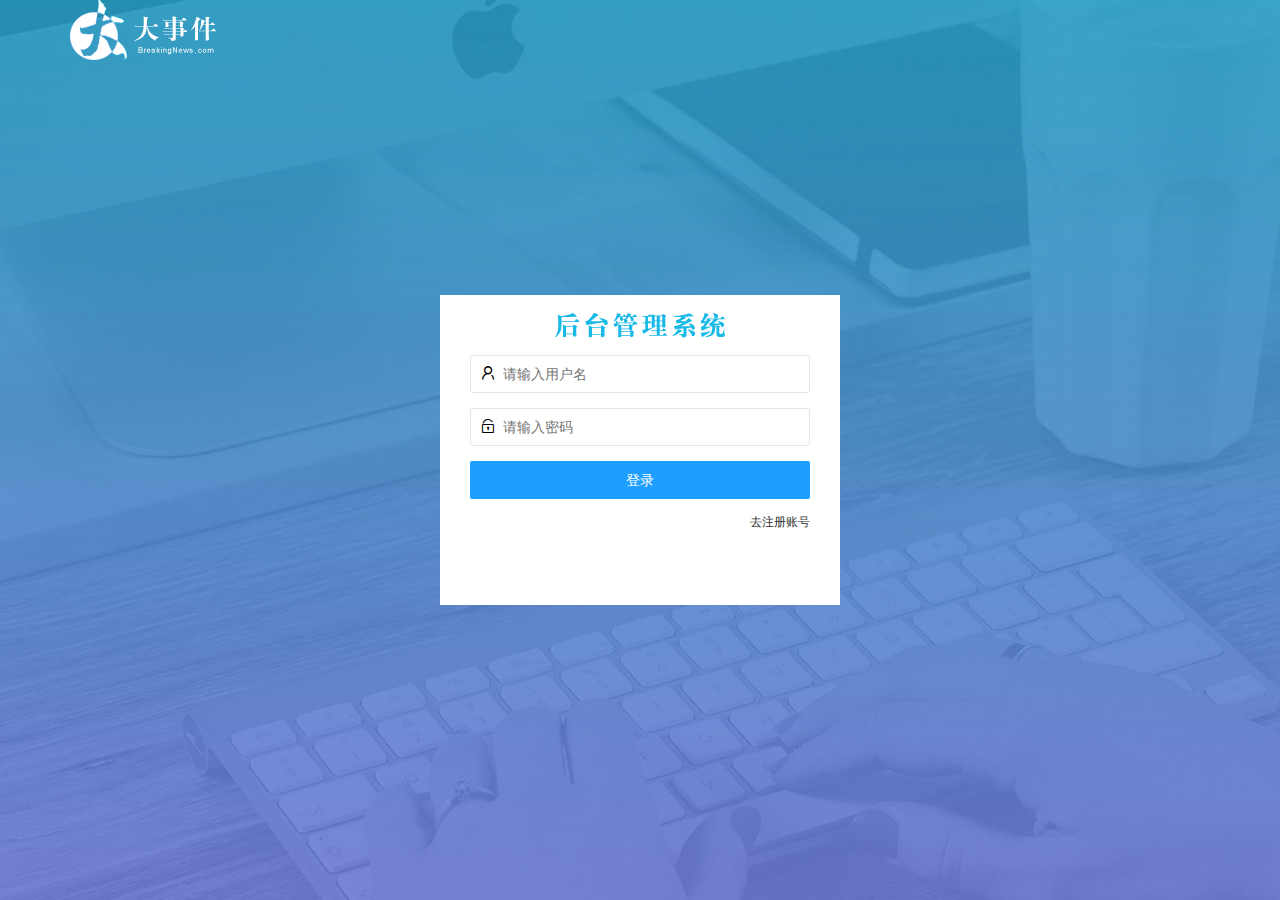
<file: login.html>
<!DOCTYPE html>
<html lang="en">

<head>
    <meta charset="UTF-8">
    <meta name="viewport" content="width=device-width, initial-scale=1.0">
    <title>大事件-登录/注册</title>
    <link rel="stylesheet" href="/assets/lib/layui/css/layui.css">
    <link rel="stylesheet" href="/assets/css/login.css" />
</head>

<body>
    <!-- logo区域 -->
    <div class="layui-main">
        <img src="/assets/images/logo.png" alt="" />
    </div>
    <!-- 登录注册区域 -->
    <div class="loginAndRegister">
        <div class="title-login"></div>
        <!-- 登录的div -->
        <div class="login-box">
            <!-- 登录的表单 -->
            <form class="layui-form" id="form_login">
                <!-- 用户名 -->
                <div class="layui-form-item">
                    <i class="layui-icon layui-icon-username"></i>
                    <input type="text" name="username" required lay-verify="required" placeholder="请输入用户名" autocomplete="off" class="layui-input">
                </div>
                <!-- 密码 -->
                <div class="layui-form-item">
                    <i class="layui-icon layui-icon-password"></i>
                    <input type="password" name="password" required lay-verify="required|pwd" placeholder="请输入密码" autocomplete="off" class="layui-input">
                </div>
                <!-- 登录按钮 -->
                <div class="layui-form-item">
                    <button class="layui-btn layui-btn-fluid layui-btn-normal" lay-submit lay-filter="formDemo">登录</button>
                </div>
                <!-- 去注册账号 -->
                <div class="layui-form-item links">
                    <a href="javascript:;" id="link_reg">去注册账号</a>
                </div>
            </form>
        </div>
        <!-- 注册的div -->
        <div class="reg-box">
            <!-- 注册的表单 -->
            <form class="layui-form" id="form_reg">
                <!-- 用户名 -->
                <div class="layui-form-item">
                    <i class="layui-icon layui-icon-username"></i>
                    <input type="text" name="username" required lay-verify="required" placeholder="请输入用户名" autocomplete="off" class="layui-input">
                </div>
                <!-- 密码 -->
                <div class="layui-form-item">
                    <i class="layui-icon layui-icon-password"></i>
                    <input type="password" name="password" required lay-verify="required|    pwd" placeholder="请输入密码" autocomplete="off" class="layui-input">
                </div>
                <!-- 密码确认 -->
                <div class="layui-form-item">
                    <i class="layui-icon layui-icon-password"></i>
                    <input type="password" name="repassword" required lay-verify="required|pwd |repwd" placeholder="再次确认密码" autocomplete="off" class="layui-input">
                </div>
                <!-- 登录按钮 -->
                <div class="layui-form-item">
                    <button class="layui-btn layui-btn-fluid layui-btn-normal" lay-submit lay-filter="formDemo">注册</button>
                </div>
                <!-- 去注册账号 -->
                <div class="layui-form-item links">
                    <a href="javascript:;" id="link_login">去登录</a>
                </div>
            </form>
        </div>
    </div>
    <script src="/assets/lib/layui/layui.all.js"></script>
    <script src="/assets/lib/jquery.js"></script>
    <script src="/assets/js/baseAPI.js"></script>
    <script src="/assets/js/login.js"></script>
</body>

</html>
</file>
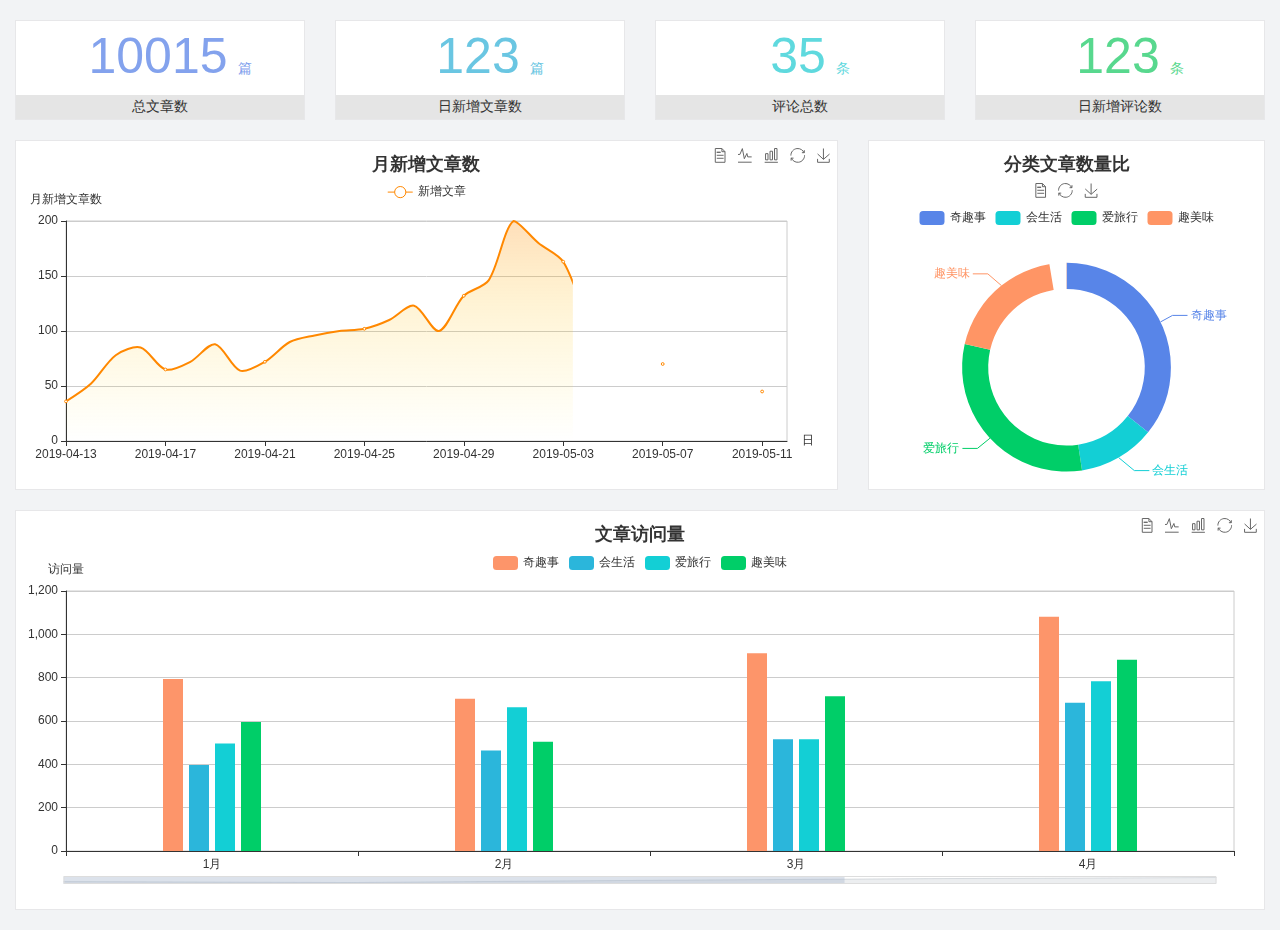
<file: home/dashboard.html>
<!DOCTYPE html>
<html lang="en">

<head>
  <meta charset="UTF-8">
  <meta name="viewport" content="width=device-width, initial-scale=1.0">
  <meta http-equiv="X-UA-Compatible" content="ie=edge">
  <title>图表统计</title>
  <link rel="stylesheet" href="../../assets/lib/bootstrap.css" />
  <link rel="stylesheet" href="../../assets/lib/main.css" />
  <script src="../../assets/lib/jquery.js"></script>
  <script type="text/javascript" src="../../assets/lib/echarts.min.js"></script>
</head>

<body>
  <div class="container-fluid">
    <div class="row spannel_list">
      <div class="col-sm-3 col-xs-6">
        <div class="spannel">
          <em>10015</em><span>篇</span>
          <b>总文章数</b>
        </div>
      </div>
      <div class="col-sm-3 col-xs-6">
        <div class="spannel scolor01">
          <em>123</em><span>篇</span>
          <b>日新增文章数</b>
        </div>
      </div>
      <div class="col-sm-3 col-xs-6">
        <div class="spannel scolor02">
          <em>35</em><span>条</span>
          <b>评论总数</b>
        </div>
      </div>
      <div class="col-sm-3 col-xs-6">
        <div class="spannel scolor03">
          <em>123</em><span>条</span>
          <b>日新增评论数</b>
        </div>
      </div>
    </div>
  </div>

  <div class="container-fluid">
    <div class="row curve-pie">
      <div class="col-lg-8 col-md-8">
        <div class="gragh_pannel" id="curve_show"></div>
      </div>
      <div class="col-lg-4 col-md-4">
        <div class="gragh_pannel" id="pie_show"></div>
      </div>
    </div>
  </div>

  <div class="container-fluid">
    <div class="column_pannel" id="column_show"></div>
  </div>

  <script>
    var oChart = echarts.init(document.getElementById('curve_show'));
    var aList_all = [
      { 'count': 36, 'date': '2019-04-13' },
      { 'count': 52, 'date': '2019-04-14' },
      { 'count': 78, 'date': '2019-04-15' },
      { 'count': 85, 'date': '2019-04-16' },
      { 'count': 65, 'date': '2019-04-17' },
      { 'count': 72, 'date': '2019-04-18' },
      { 'count': 88, 'date': '2019-04-19' },
      { 'count': 64, 'date': '2019-04-20' },
      { 'count': 72, 'date': '2019-04-21' },
      { 'count': 90, 'date': '2019-04-22' },
      { 'count': 96, 'date': '2019-04-23' },
      { 'count': 100, 'date': '2019-04-24' },
      { 'count': 102, 'date': '2019-04-25' },
      { 'count': 110, 'date': '2019-04-26' },
      { 'count': 123, 'date': '2019-04-27' },
      { 'count': 100, 'date': '2019-04-28' },
      { 'count': 132, 'date': '2019-04-29' },
      { 'count': 146, 'date': '2019-04-30' },
      { 'count': 200, 'date': '2019-05-01' },
      { 'count': 180, 'date': '2019-05-02' },
      { 'count': 163, 'date': '2019-05-03' },
      { 'count': 110, 'date': '2019-05-04' },
      { 'count': 80, 'date': '2019-05-05' },
      { 'count': 82, 'date': '2019-05-06' },
      { 'count': 70, 'date': '2019-05-07' },
      { 'count': 65, 'date': '2019-05-08' },
      { 'count': 54, 'date': '2019-05-09' },
      { 'count': 40, 'date': '2019-05-10' },
      { 'count': 45, 'date': '2019-05-11' },
      { 'count': 38, 'date': '2019-05-12' },
    ];

    let aCount = [];
    let aDate = [];

    for (var i = 0; i < aList_all.length; i++) {
      aCount.push(aList_all[i].count);
      aDate.push(aList_all[i].date);
    }

    var chartopt = {
      title: {
        text: '月新增文章数',
        left: 'center',
        top: '10'
      },
      tooltip: {
        trigger: 'axis'
      },
      legend: {
        data: ['新增文章'],
        top: '40'
      },
      toolbox: {
        show: true,
        feature: {
          mark: { show: true },
          dataView: { show: true, readOnly: false },
          magicType: { show: true, type: ['line', 'bar'] },
          restore: { show: true },
          saveAsImage: { show: true }
        }
      },
      calculable: true,
      xAxis: [
        {
          name: '日',
          type: 'category',
          boundaryGap: false,
          data: aDate
        }
      ],
      yAxis: [
        {
          name: '月新增文章数',
          type: 'value'
        }
      ],
      series: [
        {
          name: '新增文章',
          type: 'line',
          smooth: true,
          itemStyle: { normal: { areaStyle: { type: 'default' }, color: '#f80' }, lineStyle: { color: '#f80' } },
          data: aCount
        }],
      areaStyle: {
        normal: {
          color: new echarts.graphic.LinearGradient(0, 0, 0, 1, [{
            offset: 0,
            color: 'rgba(255,136,0,0.39)'
          }, {
            offset: .34,
            color: 'rgba(255,180,0,0.25)'
          }, {
            offset: 1,
            color: 'rgba(255,222,0,0.00)'
          }])

        }
      },
      grid: {
        show: true,
        x: 50,
        x2: 50,
        y: 80,
        height: 220
      }
    };

    oChart.setOption(chartopt);


    var oPie = echarts.init(document.getElementById('pie_show'));
    var oPieopt =
    {
      title: {
        top: 10,
        text: '分类文章数量比',
        x: 'center'
      },
      tooltip: {
        trigger: 'item',
        formatter: "{a} <br/>{b} : {c} ({d}%)"
      },
      color: ['#5885e8', '#13cfd5', '#00ce68', '#ff9565'],
      legend: {
        x: 'center',
        top: 65,
        data: ['奇趣事', '会生活', '爱旅行', '趣美味']
      },
      toolbox: {
        show: true,
        x: 'center',
        top: 35,
        feature: {
          mark: { show: true },
          dataView: { show: true, readOnly: false },
          magicType: {
            show: true,
            type: ['pie', 'funnel'],
            option: {
              funnel: {
                x: '25%',
                width: '50%',
                funnelAlign: 'left',
                max: 1548
              }
            }
          },
          restore: { show: true },
          saveAsImage: { show: true }
        }
      },
      calculable: true,
      series: [
        {
          name: '访问来源',
          type: 'pie',
          radius: ['45%', '60%'],
          center: ['50%', '65%'],
          data: [
            { value: 300, name: '奇趣事' },
            { value: 100, name: '会生活' },
            { value: 260, name: '爱旅行' },
            { value: 180, name: '趣美味' }
          ]
        }
      ]
    };
    oPie.setOption(oPieopt);



    var oColumn = this.echarts.init(document.getElementById('column_show'));
    var oColumnopt =
    {
      title: {
        text: '文章访问量',
        left: 'center',
        top: '10'
      },
      tooltip: {
        trigger: 'axis'
      },
      legend: {
        data: ['奇趣事', '会生活', '爱旅行', '趣美味'],
        top: '40'
      },
      toolbox: {
        show: true,
        feature: {
          mark: { show: true },
          dataView: { show: true, readOnly: false },
          magicType: { show: true, type: ['line', 'bar'] },
          restore: { show: true },
          saveAsImage: { show: true }
        }
      },
      calculable: true,
      xAxis: [
        {
          type: 'category',
          data: ['1月', '2月', '3月', '4月', '5月']
        }
      ],
      yAxis: [
        {
          name: '访问量',
          type: 'value'
        }
      ],
      series: [
        {
          name: '奇趣事',
          type: 'bar',
          barWidth: 20,
          itemStyle: {
            normal: { areaStyle: { type: 'default' }, color: '#fd956a' }
          },
          data: [800, 708, 920, 1090, 1200]
        },
        {
          name: '会生活',
          type: 'bar',
          barWidth: 20,
          itemStyle: {
            normal: { areaStyle: { type: 'default' }, color: '#2bb6db' }
          },
          data: [400, 468, 520, 690, 800]
        },
        {
          name: '爱旅行',
          type: 'bar',
          barWidth: 20,
          itemStyle: {
            normal: { areaStyle: { type: 'default' }, color: '#13cfd5' }
          },
          data: [500, 668, 520, 790, 900]
        },
        {
          name: '趣美味',
          type: 'bar',
          barWidth: 20,
          itemStyle: {
            normal: { areaStyle: { type: 'default' }, color: '#00ce68' }
          },
          data: [600, 508, 720, 890, 1000]
        }
      ],
      grid: {
        show: true,
        x: 50,
        x2: 30,
        y: 80,
        height: 260
      },
      dataZoom: [//给x轴设置滚动条
        {
          start: 0,//默认为0
          end: 100 - 1000 / 31,//默认为100
          type: 'slider',
          show: true,
          xAxisIndex: [0],
          handleSize: 0,//滑动条的 左右2个滑动条的大小
          height: 8,//组件高度
          left: 45, //左边的距离
          right: 50,//右边的距离
          bottom: 26,//右边的距离
          handleColor: '#ddd',//h滑动图标的颜色
          handleStyle: {
            borderColor: "#cacaca",
            borderWidth: "1",
            shadowBlur: 2,
            background: "#ddd",
            shadowColor: "#ddd",
          }
        }]
    };
    oColumn.setOption(oColumnopt);
  </script>
</body>

</html>
</file>
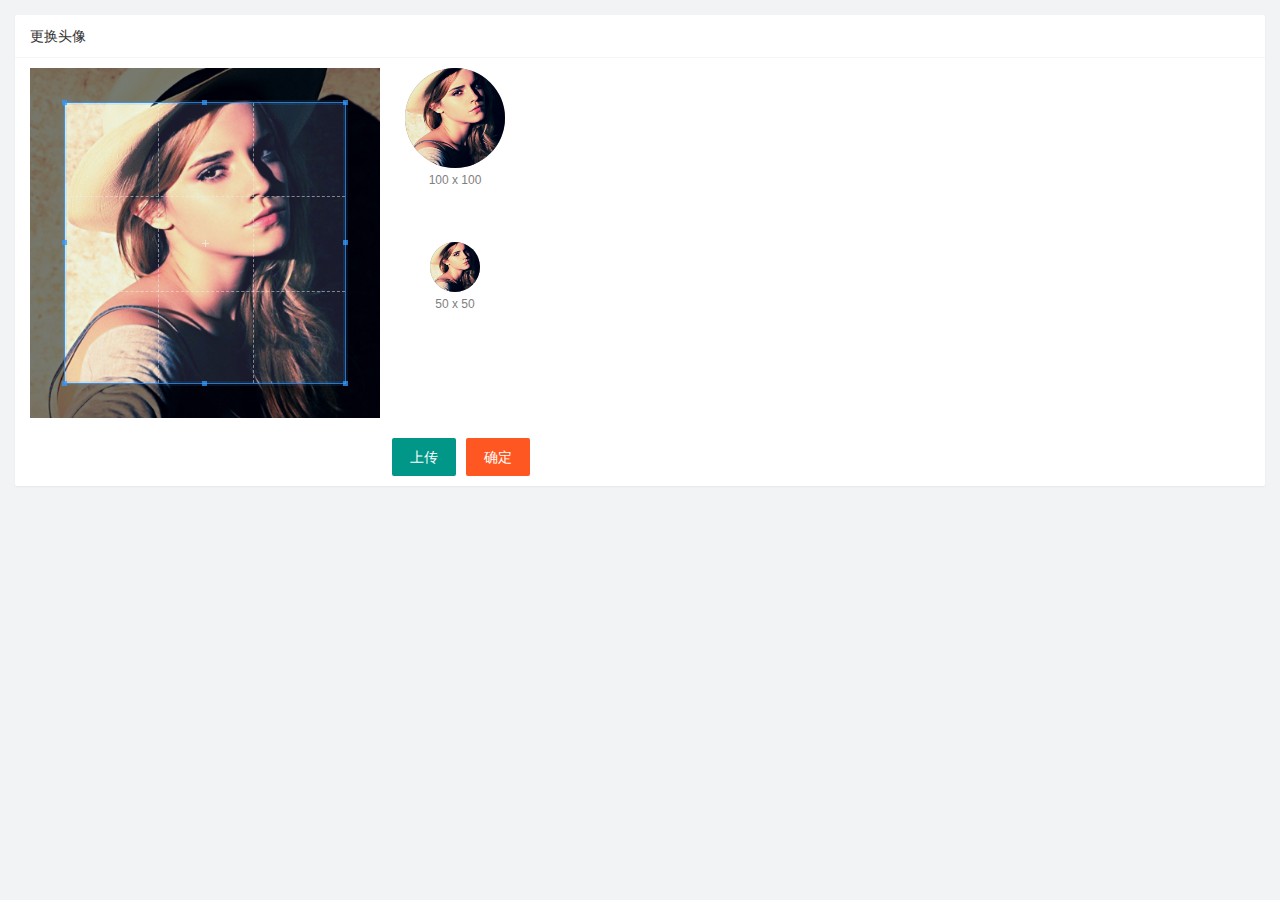
<file: user/user_headimg.html>
<!DOCTYPE html>
<html lang="en">

<head>
    <meta charset="UTF-8">
    <meta name="viewport" content="width=device-width, initial-scale=1.0">
    <title>Document</title>
    <link rel="stylesheet" href="/assets/lib/layui/css/layui.css">
    <link rel="stylesheet" href="/assets/lib/cropper/cropper.css" />
    <link rel="stylesheet" href="/assets/css/user/user_headimg.css">
</head>

<body>
    <div class="layui-card">
        <div class="layui-card-header">更换头像</div>
        <div class="layui-card-body">
            <!-- 第一行的图片裁剪和预览区域 -->
            <div class="row1">
                <!-- 图片裁剪区域 -->
                <div class="cropper-box">
                    <!-- 这个 img 标签很重要，将来会把它初始化为裁剪区域 -->
                    <img id="image" src="/assets/images/sample.jpg" />
                </div>
                <!-- 图片的预览区域 -->
                <div class="preview-box">
                    <div>
                        <!-- 宽高为 100px 的预览区域 -->
                        <div class="img-preview w100"></div>
                        <p class="size">100 x 100</p>
                    </div>
                    <div>
                        <!-- 宽高为 50px 的预览区域 -->
                        <div class="img-preview w50"></div>
                        <p class="size">50 x 50</p>
                    </div>
                </div>
            </div>

            <!-- 第二行的按钮区域 -->
            <div class="row2">
                <input type="file" id="fileImg" accept="image/gif, image/jpeg" />
                <button id="uploadHeadImg" type="button" class="layui-btn">上传</button>
                <button id="submitHeadImg" type="button" class="layui-btn layui-btn-danger">确定</button>
            </div>
        </div>
        <script src="/assets/lib/layui/layui.all.js"></script>
        <script src="/assets/lib/jquery.js"></script>
        <script src="/assets/lib/cropper/Cropper.js"></script>
        <script src="/assets/lib/cropper/jquery-cropper.js"></script>
        <script src="/assets/js/baseAPI.js"></script>
        <script src="/assets/js/user/user_heading.js"></script>
</body>

</html>
</file>
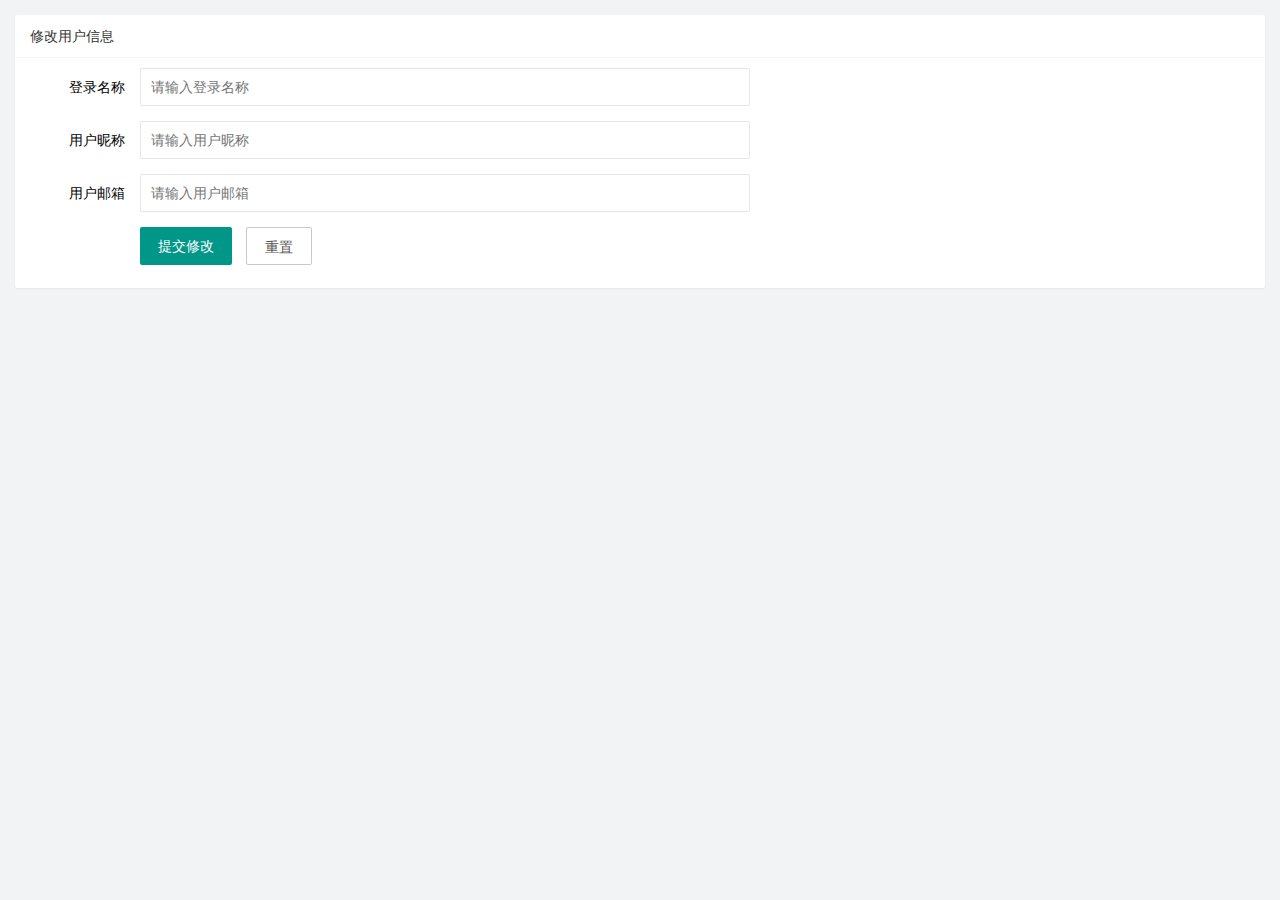
<file: user/user_info.html>
<!DOCTYPE html>
<html lang="en">

<head>
    <meta charset="UTF-8">
    <meta name="viewport" content="width=device-width, initial-scale=1.0">
    <title>Document</title>
    <link rel="stylesheet" href="/assets/lib/layui/css/layui.css">
    <link rel="stylesheet" href="/assets/css/user/user_info.css">
</head>

<body>
    <div class="layui-card">
        <div class="layui-card-header">修改用户信息</div>
        <div class="layui-card-body">
            <form id="formUserInfo" class="layui-form" lay-filter='formUserInfo'>
                <input type="hidden" name="id">
                <div class="layui-form-item">
                    <label class="layui-form-label">登录名称</label>
                    <div class="layui-input-block">
                        <input type="text" name="username" required lay-verify="required" placeholder="请输入登录名称" autocomplete="off" class="layui-input">
                    </div>
                </div>
                <div class="layui-form-item">
                    <label class="layui-form-label">用户昵称</label>
                    <div class="layui-input-block">
                        <input type="text" name="nickname" required lay-verify="required|nickname" placeholder="请输入用户昵称" autocomplete="off" class="layui-input">
                    </div>
                </div>
                <div class="layui-form-item">
                    <label class="layui-form-label">用户邮箱</label>
                    <div class="layui-input-block">
                        <input type="text" name="email" required lay-verify="required|email" placeholder="请输入用户邮箱" autocomplete="off" class="layui-input">
                    </div>
                </div>
                <div class="layui-form-item">
                    <div class="layui-input-block">
                        <button id="modifiyBtn" class="layui-btn" lay-submit lay-filter="formDemo">提交修改</button>
                        <button id="resetbtn" type="reset" class="layui-btn layui-btn-primary">重置</button>
                    </div>
                </div>
            </form>
        </div>
    </div>
    <script src="/assets/lib/layui/layui.all.js"></script>
    <script src="/assets/lib/jquery.js"></script>
    <script src="/assets/js/baseAPI.js"></script>
    <script src="/assets/js/user/user_info.js"></script>
</body>

</html>
</file>
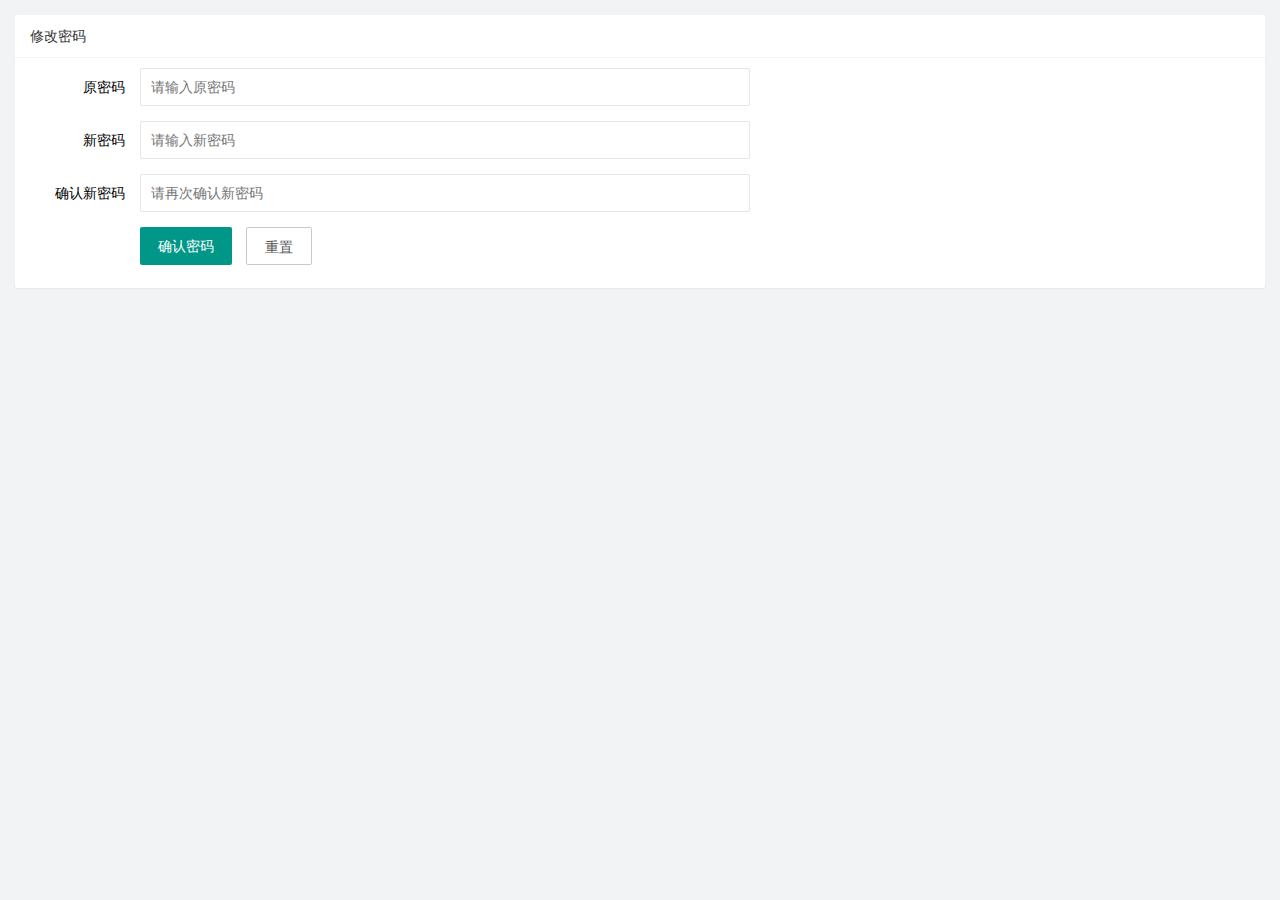
<file: user/user_pwd.html>
<!DOCTYPE html>
<html lang="en">

<head>
    <meta charset="UTF-8">
    <meta name="viewport" content="width=device-width, initial-scale=1.0">
    <title>Document</title>
    <link rel="stylesheet" href="/assets/lib/layui/css/layui.css">
    <link rel="stylesheet" href="/assets/css/user/user_pwd.css">
</head>

<body>
    <div class="layui-card">
        <div class="layui-card-header">修改密码</div>
        <div class="layui-card-body">
            <form id="formUserPwd" class="layui-form" lay-filter='formUserPwd'>
                <div class="layui-form-item">
                    <label class="layui-form-label">原密码</label>
                    <div class="layui-input-block">
                        <input type="password" name="oldPwd" required lay-verify="required|pwd" placeholder="请输入原密码" autocomplete="off" class="layui-input">
                    </div>
                </div>
                <div class="layui-form-item">
                    <label class="layui-form-label">新密码</label>
                    <div class="layui-input-block">
                        <input type="password" name="newPwd" required lay-verify="required|pwd|samePwd" placeholder="请输入新密码" autocomplete="off" class="layui-input">
                    </div>
                </div>
                <div class="layui-form-item">
                    <label class="layui-form-label">确认新密码</label>
                    <div class="layui-input-block">
                        <input type="password" name="rePwd" required lay-verify="required|pwd|rePwd" placeholder="请再次确认新密码" autocomplete="off" class="layui-input">
                    </div>
                </div>
                <div class="layui-form-item">
                    <div class="layui-input-block">
                        <button id="modifiyBtn" class="layui-btn" lay-submit lay-filter="formDemo">确认密码</button>
                        <button id="resetbtn" type="reset" class="layui-btn layui-btn-primary">重置</button>
                    </div>
                </div>
            </form>
        </div>
    </div>
    <script src="/assets/lib/layui/layui.all.js"></script>
    <script src="/assets/lib/jquery.js"></script>
    <script src="/assets/js/baseAPI.js"></script>
    <script src="/assets/js/user/user_pwd.js"></script>
</body>

</html>
</file>
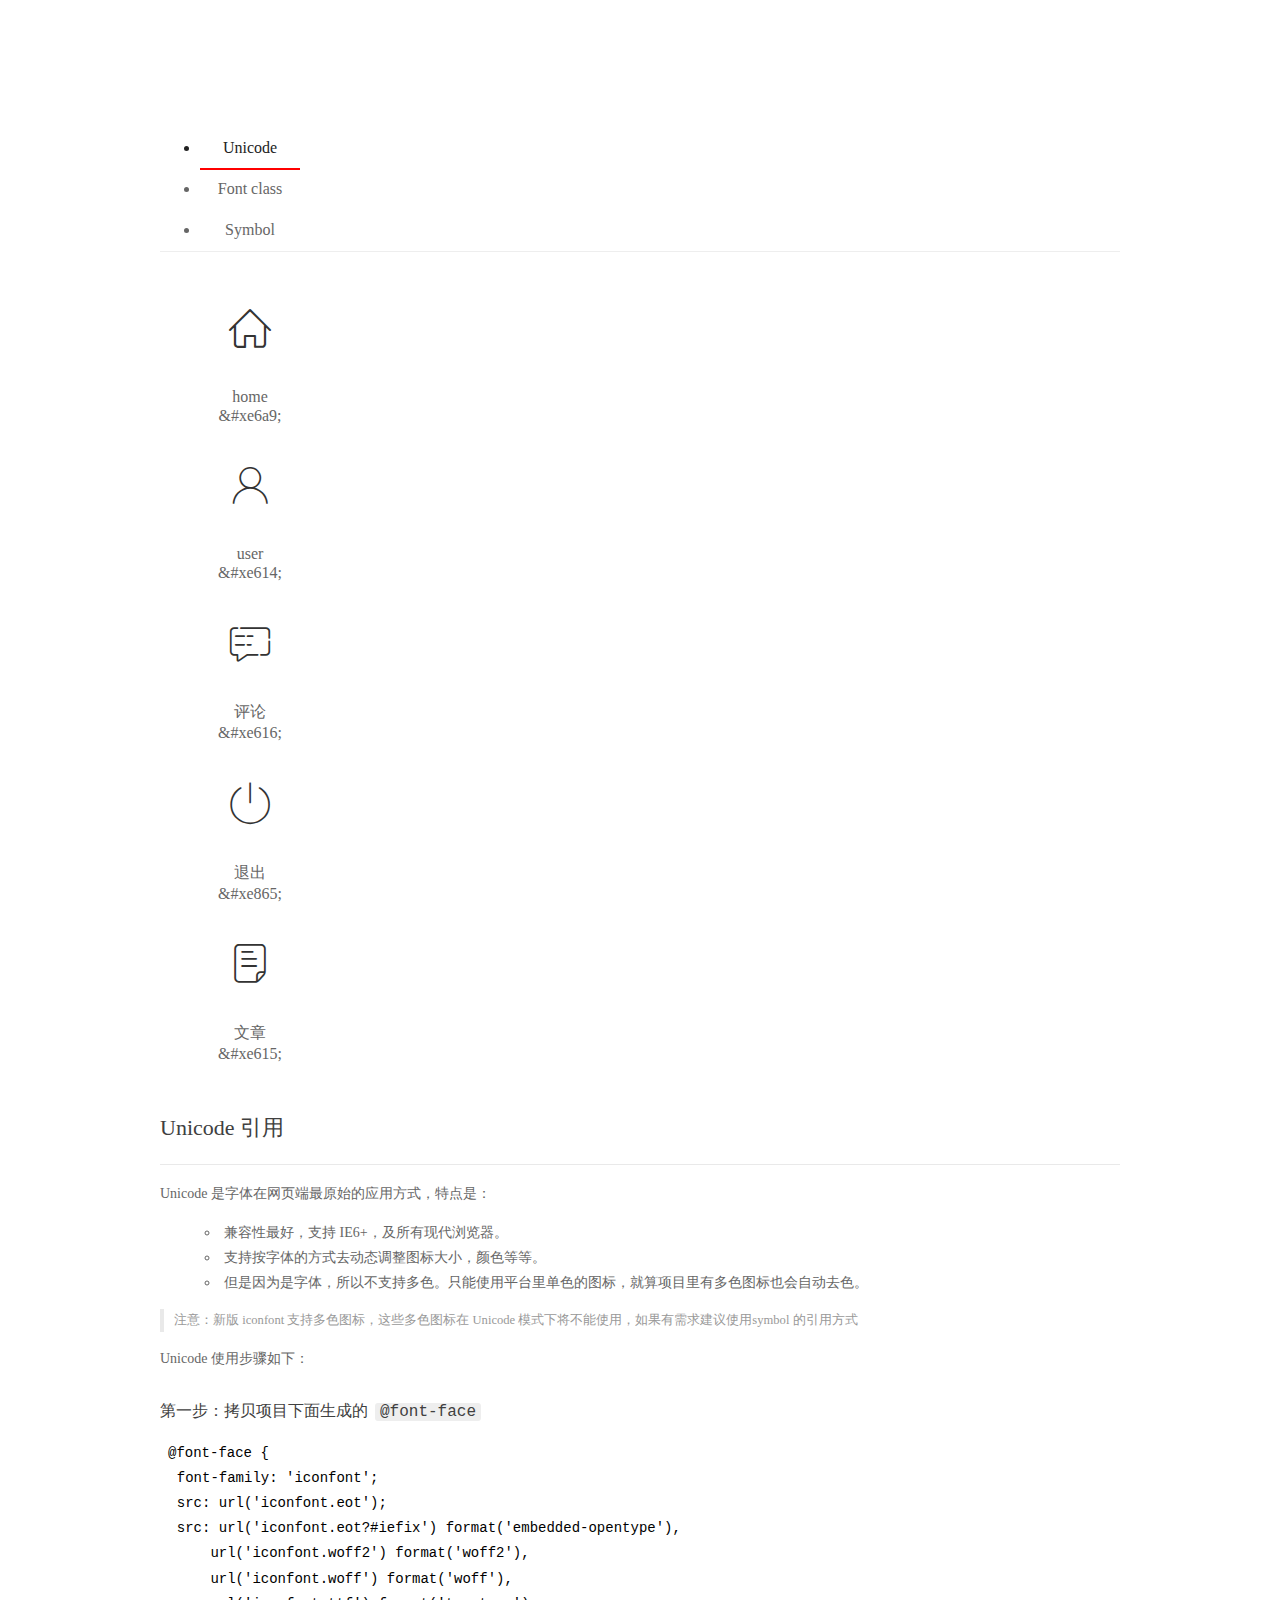
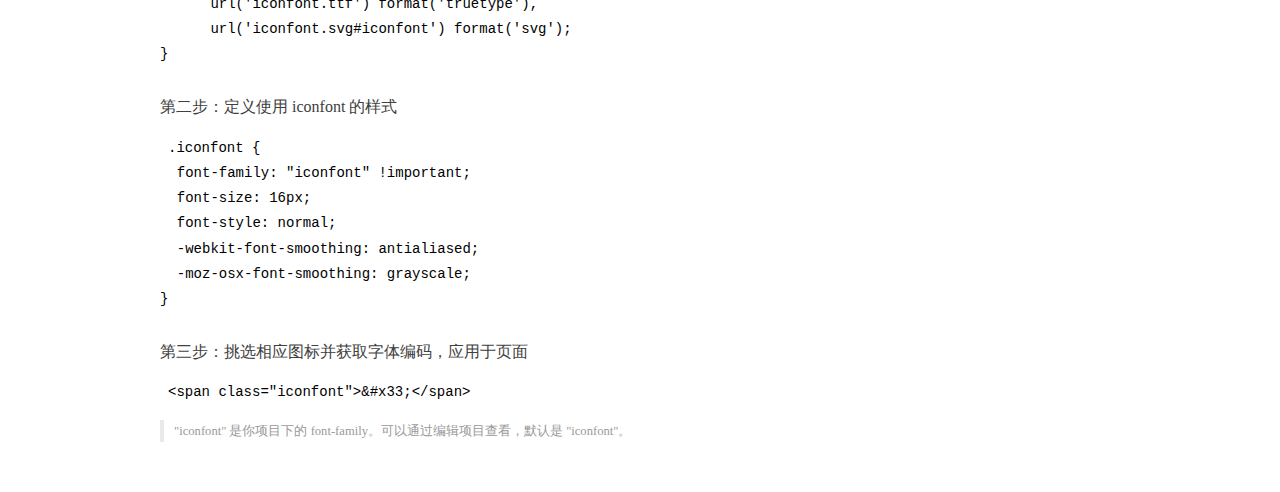
<file: assets/fonts/demo_index.html>
<!DOCTYPE html>
<html>
<head>
  <meta charset="utf-8"/>
  <title>IconFont Demo</title>
  <link rel="shortcut icon" href="https://gtms04.alicdn.com/tps/i4/TB1_oz6GVXXXXaFXpXXJDFnIXXX-64-64.ico" type="image/x-icon"/>
  <link rel="stylesheet" href="https://g.alicdn.com/thx/cube/1.3.2/cube.min.css">
  <link rel="stylesheet" href="demo.css">
  <link rel="stylesheet" href="iconfont.css">
  <script src="iconfont.js"></script>
  <!-- jQuery -->
  <script src="https://a1.alicdn.com/oss/uploads/2018/12/26/7bfddb60-08e8-11e9-9b04-53e73bb6408b.js"></script>
  <!-- 代码高亮 -->
  <script src="https://a1.alicdn.com/oss/uploads/2018/12/26/a3f714d0-08e6-11e9-8a15-ebf944d7534c.js"></script>
</head>
<body>
  <div class="main">
    <h1 class="logo"><a href="https://www.iconfont.cn/" title="iconfont 首页" target="_blank">&#xe86b;</a></h1>
    <div class="nav-tabs">
      <ul id="tabs" class="dib-box">
        <li class="dib active"><span>Unicode</span></li>
        <li class="dib"><span>Font class</span></li>
        <li class="dib"><span>Symbol</span></li>
      </ul>
      
    </div>
    <div class="tab-container">
      <div class="content unicode" style="display: block;">
          <ul class="icon_lists dib-box">
          
            <li class="dib">
              <span class="icon iconfont">&#xe6a9;</span>
                <div class="name">home</div>
                <div class="code-name">&amp;#xe6a9;</div>
              </li>
          
            <li class="dib">
              <span class="icon iconfont">&#xe614;</span>
                <div class="name">user</div>
                <div class="code-name">&amp;#xe614;</div>
              </li>
          
            <li class="dib">
              <span class="icon iconfont">&#xe616;</span>
                <div class="name">评论</div>
                <div class="code-name">&amp;#xe616;</div>
              </li>
          
            <li class="dib">
              <span class="icon iconfont">&#xe865;</span>
                <div class="name">退出</div>
                <div class="code-name">&amp;#xe865;</div>
              </li>
          
            <li class="dib">
              <span class="icon iconfont">&#xe615;</span>
                <div class="name">文章</div>
                <div class="code-name">&amp;#xe615;</div>
              </li>
          
          </ul>
          <div class="article markdown">
          <h2 id="unicode-">Unicode 引用</h2>
          <hr>

          <p>Unicode 是字体在网页端最原始的应用方式，特点是：</p>
          <ul>
            <li>兼容性最好，支持 IE6+，及所有现代浏览器。</li>
            <li>支持按字体的方式去动态调整图标大小，颜色等等。</li>
            <li>但是因为是字体，所以不支持多色。只能使用平台里单色的图标，就算项目里有多色图标也会自动去色。</li>
          </ul>
          <blockquote>
            <p>注意：新版 iconfont 支持多色图标，这些多色图标在 Unicode 模式下将不能使用，如果有需求建议使用symbol 的引用方式</p>
          </blockquote>
          <p>Unicode 使用步骤如下：</p>
          <h3 id="-font-face">第一步：拷贝项目下面生成的 <code>@font-face</code></h3>
<pre><code class="language-css"
>@font-face {
  font-family: 'iconfont';
  src: url('iconfont.eot');
  src: url('iconfont.eot?#iefix') format('embedded-opentype'),
      url('iconfont.woff2') format('woff2'),
      url('iconfont.woff') format('woff'),
      url('iconfont.ttf') format('truetype'),
      url('iconfont.svg#iconfont') format('svg');
}
</code></pre>
          <h3 id="-iconfont-">第二步：定义使用 iconfont 的样式</h3>
<pre><code class="language-css"
>.iconfont {
  font-family: "iconfont" !important;
  font-size: 16px;
  font-style: normal;
  -webkit-font-smoothing: antialiased;
  -moz-osx-font-smoothing: grayscale;
}
</code></pre>
          <h3 id="-">第三步：挑选相应图标并获取字体编码，应用于页面</h3>
<pre>
<code class="language-html"
>&lt;span class="iconfont"&gt;&amp;#x33;&lt;/span&gt;
</code></pre>
          <blockquote>
            <p>"iconfont" 是你项目下的 font-family。可以通过编辑项目查看，默认是 "iconfont"。</p>
          </blockquote>
          </div>
      </div>
      <div class="content font-class">
        <ul class="icon_lists dib-box">
          
          <li class="dib">
            <span class="icon iconfont icon-home"></span>
            <div class="name">
              home
            </div>
            <div class="code-name">.icon-home
            </div>
          </li>
          
          <li class="dib">
            <span class="icon iconfont icon-user"></span>
            <div class="name">
              user
            </div>
            <div class="code-name">.icon-user
            </div>
          </li>
          
          <li class="dib">
            <span class="icon iconfont icon-pinglun"></span>
            <div class="name">
              评论
            </div>
            <div class="code-name">.icon-pinglun
            </div>
          </li>
          
          <li class="dib">
            <span class="icon iconfont icon-tuichu"></span>
            <div class="name">
              退出
            </div>
            <div class="code-name">.icon-tuichu
            </div>
          </li>
          
          <li class="dib">
            <span class="icon iconfont icon-16"></span>
            <div class="name">
              文章
            </div>
            <div class="code-name">.icon-16
            </div>
          </li>
          
        </ul>
        <div class="article markdown">
        <h2 id="font-class-">font-class 引用</h2>
        <hr>

        <p>font-class 是 Unicode 使用方式的一种变种，主要是解决 Unicode 书写不直观，语意不明确的问题。</p>
        <p>与 Unicode 使用方式相比，具有如下特点：</p>
        <ul>
          <li>兼容性良好，支持 IE8+，及所有现代浏览器。</li>
          <li>相比于 Unicode 语意明确，书写更直观。可以很容易分辨这个 icon 是什么。</li>
          <li>因为使用 class 来定义图标，所以当要替换图标时，只需要修改 class 里面的 Unicode 引用。</li>
          <li>不过因为本质上还是使用的字体，所以多色图标还是不支持的。</li>
        </ul>
        <p>使用步骤如下：</p>
        <h3 id="-fontclass-">第一步：引入项目下面生成的 fontclass 代码：</h3>
<pre><code class="language-html">&lt;link rel="stylesheet" href="./iconfont.css"&gt;
</code></pre>
        <h3 id="-">第二步：挑选相应图标并获取类名，应用于页面：</h3>
<pre><code class="language-html">&lt;span class="iconfont icon-xxx"&gt;&lt;/span&gt;
</code></pre>
        <blockquote>
          <p>"
            iconfont" 是你项目下的 font-family。可以通过编辑项目查看，默认是 "iconfont"。</p>
        </blockquote>
      </div>
      </div>
      <div class="content symbol">
          <ul class="icon_lists dib-box">
          
            <li class="dib">
                <svg class="icon svg-icon" aria-hidden="true">
                  <use xlink:href="#icon-home"></use>
                </svg>
                <div class="name">home</div>
                <div class="code-name">#icon-home</div>
            </li>
          
            <li class="dib">
                <svg class="icon svg-icon" aria-hidden="true">
                  <use xlink:href="#icon-user"></use>
                </svg>
                <div class="name">user</div>
                <div class="code-name">#icon-user</div>
            </li>
          
            <li class="dib">
                <svg class="icon svg-icon" aria-hidden="true">
                  <use xlink:href="#icon-pinglun"></use>
                </svg>
                <div class="name">评论</div>
                <div class="code-name">#icon-pinglun</div>
            </li>
          
            <li class="dib">
                <svg class="icon svg-icon" aria-hidden="true">
                  <use xlink:href="#icon-tuichu"></use>
                </svg>
                <div class="name">退出</div>
                <div class="code-name">#icon-tuichu</div>
            </li>
          
            <li class="dib">
                <svg class="icon svg-icon" aria-hidden="true">
                  <use xlink:href="#icon-16"></use>
                </svg>
                <div class="name">文章</div>
                <div class="code-name">#icon-16</div>
            </li>
          
          </ul>
          <div class="article markdown">
          <h2 id="symbol-">Symbol 引用</h2>
          <hr>

          <p>这是一种全新的使用方式，应该说这才是未来的主流，也是平台目前推荐的用法。相关介绍可以参考这篇<a href="">文章</a>
            这种用法其实是做了一个 SVG 的集合，与另外两种相比具有如下特点：</p>
          <ul>
            <li>支持多色图标了，不再受单色限制。</li>
            <li>通过一些技巧，支持像字体那样，通过 <code>font-size</code>, <code>color</code> 来调整样式。</li>
            <li>兼容性较差，支持 IE9+，及现代浏览器。</li>
            <li>浏览器渲染 SVG 的性能一般，还不如 png。</li>
          </ul>
          <p>使用步骤如下：</p>
          <h3 id="-symbol-">第一步：引入项目下面生成的 symbol 代码：</h3>
<pre><code class="language-html">&lt;script src="./iconfont.js"&gt;&lt;/script&gt;
</code></pre>
          <h3 id="-css-">第二步：加入通用 CSS 代码（引入一次就行）：</h3>
<pre><code class="language-html">&lt;style&gt;
.icon {
  width: 1em;
  height: 1em;
  vertical-align: -0.15em;
  fill: currentColor;
  overflow: hidden;
}
&lt;/style&gt;
</code></pre>
          <h3 id="-">第三步：挑选相应图标并获取类名，应用于页面：</h3>
<pre><code class="language-html">&lt;svg class="icon" aria-hidden="true"&gt;
  &lt;use xlink:href="#icon-xxx"&gt;&lt;/use&gt;
&lt;/svg&gt;
</code></pre>
          </div>
      </div>

    </div>
  </div>
  <script>
  $(document).ready(function () {
      $('.tab-container .content:first').show()

      $('#tabs li').click(function (e) {
        var tabContent = $('.tab-container .content')
        var index = $(this).index()

        if ($(this).hasClass('active')) {
          return
        } else {
          $('#tabs li').removeClass('active')
          $(this).addClass('active')

          tabContent.hide().eq(index).fadeIn()
        }
      })
    })
  </script>
</body>
</html>
</file>
<file: assets/lib/layui/css/layui.css>
/** layui-v2.5.5 MIT License By https://www.layui.com */
 .layui-inline,img{display:inline-block;vertical-align:middle}h1,h2,h3,h4,h5,h6{font-weight:400}.layui-edge,.layui-header,.layui-inline,.layui-main{position:relative}.layui-body,.layui-edge,.layui-elip{overflow:hidden}.layui-btn,.layui-edge,.layui-inline,img{vertical-align:middle}.layui-btn,.layui-disabled,.layui-icon,.layui-unselect{-moz-user-select:none;-webkit-user-select:none;-ms-user-select:none}.layui-elip,.layui-form-checkbox span,.layui-form-pane .layui-form-label{text-overflow:ellipsis;white-space:nowrap}.layui-breadcrumb,.layui-tree-btnGroup{visibility:hidden}blockquote,body,button,dd,div,dl,dt,form,h1,h2,h3,h4,h5,h6,input,li,ol,p,pre,td,textarea,th,ul{margin:0;padding:0;-webkit-tap-highlight-color:rgba(0,0,0,0)}a:active,a:hover{outline:0}img{border:none}li{list-style:none}table{border-collapse:collapse;border-spacing:0}h4,h5,h6{font-size:100%}button,input,optgroup,option,select,textarea{font-family:inherit;font-size:inherit;font-style:inherit;font-weight:inherit;outline:0}pre{white-space:pre-wrap;white-space:-moz-pre-wrap;white-space:-pre-wrap;white-space:-o-pre-wrap;word-wrap:break-word}body{line-height:24px;font:14px Helvetica Neue,Helvetica,PingFang SC,Tahoma,Arial,sans-serif}hr{height:1px;margin:10px 0;border:0;clear:both}a{color:#333;text-decoration:none}a:hover{color:#777}a cite{font-style:normal;*cursor:pointer}.layui-border-box,.layui-border-box *{box-sizing:border-box}.layui-box,.layui-box *{box-sizing:content-box}.layui-clear{clear:both;*zoom:1}.layui-clear:after{content:'\20';clear:both;*zoom:1;display:block;height:0}.layui-inline{*display:inline;*zoom:1}.layui-edge{display:inline-block;width:0;height:0;border-width:6px;border-style:dashed;border-color:transparent}.layui-edge-top{top:-4px;border-bottom-color:#999;border-bottom-style:solid}.layui-edge-right{border-left-color:#999;border-left-style:solid}.layui-edge-bottom{top:2px;border-top-color:#999;border-top-style:solid}.layui-edge-left{border-right-color:#999;border-right-style:solid}.layui-disabled,.layui-disabled:hover{color:#d2d2d2!important;cursor:not-allowed!important}.layui-circle{border-radius:100%}.layui-show{display:block!important}.layui-hide{display:none!important}@font-face{font-family:layui-icon;src:url(../font/iconfont.eot?v=250);src:url(../font/iconfont.eot?v=250#iefix) format('embedded-opentype'),url(../font/iconfont.woff2?v=250) format('woff2'),url(../font/iconfont.woff?v=250) format('woff'),url(../font/iconfont.ttf?v=250) format('truetype'),url(../font/iconfont.svg?v=250#layui-icon) format('svg')}.layui-icon{font-family:layui-icon!important;font-size:16px;font-style:normal;-webkit-font-smoothing:antialiased;-moz-osx-font-smoothing:grayscale}.layui-icon-reply-fill:before{content:"\e611"}.layui-icon-set-fill:before{content:"\e614"}.layui-icon-menu-fill:before{content:"\e60f"}.layui-icon-search:before{content:"\e615"}.layui-icon-share:before{content:"\e641"}.layui-icon-set-sm:before{content:"\e620"}.layui-icon-engine:before{content:"\e628"}.layui-icon-close:before{content:"\1006"}.layui-icon-close-fill:before{content:"\1007"}.layui-icon-chart-screen:before{content:"\e629"}.layui-icon-star:before{content:"\e600"}.layui-icon-circle-dot:before{content:"\e617"}.layui-icon-chat:before{content:"\e606"}.layui-icon-release:before{content:"\e609"}.layui-icon-list:before{content:"\e60a"}.layui-icon-chart:before{content:"\e62c"}.layui-icon-ok-circle:before{content:"\1005"}.layui-icon-layim-theme:before{content:"\e61b"}.layui-icon-table:before{content:"\e62d"}.layui-icon-right:before{content:"\e602"}.layui-icon-left:before{content:"\e603"}.layui-icon-cart-simple:before{content:"\e698"}.layui-icon-face-cry:before{content:"\e69c"}.layui-icon-face-smile:before{content:"\e6af"}.layui-icon-survey:before{content:"\e6b2"}.layui-icon-tree:before{content:"\e62e"}.layui-icon-upload-circle:before{content:"\e62f"}.layui-icon-add-circle:before{content:"\e61f"}.layui-icon-download-circle:before{content:"\e601"}.layui-icon-templeate-1:before{content:"\e630"}.layui-icon-util:before{content:"\e631"}.layui-icon-face-surprised:before{content:"\e664"}.layui-icon-edit:before{content:"\e642"}.layui-icon-speaker:before{content:"\e645"}.layui-icon-down:before{content:"\e61a"}.layui-icon-file:before{content:"\e621"}.layui-icon-layouts:before{content:"\e632"}.layui-icon-rate-half:before{content:"\e6c9"}.layui-icon-add-circle-fine:before{content:"\e608"}.layui-icon-prev-circle:before{content:"\e633"}.layui-icon-read:before{content:"\e705"}.layui-icon-404:before{content:"\e61c"}.layui-icon-carousel:before{content:"\e634"}.layui-icon-help:before{content:"\e607"}.layui-icon-code-circle:before{content:"\e635"}.layui-icon-water:before{content:"\e636"}.layui-icon-username:before{content:"\e66f"}.layui-icon-find-fill:before{content:"\e670"}.layui-icon-about:before{content:"\e60b"}.layui-icon-location:before{content:"\e715"}.layui-icon-up:before{content:"\e619"}.layui-icon-pause:before{content:"\e651"}.layui-icon-date:before{content:"\e637"}.layui-icon-layim-uploadfile:before{content:"\e61d"}.layui-icon-delete:before{content:"\e640"}.layui-icon-play:before{content:"\e652"}.layui-icon-top:before{content:"\e604"}.layui-icon-friends:before{content:"\e612"}.layui-icon-refresh-3:before{content:"\e9aa"}.layui-icon-ok:before{content:"\e605"}.layui-icon-layer:before{content:"\e638"}.layui-icon-face-smile-fine:before{content:"\e60c"}.layui-icon-dollar:before{content:"\e659"}.layui-icon-group:before{content:"\e613"}.layui-icon-layim-download:before{content:"\e61e"}.layui-icon-picture-fine:before{content:"\e60d"}.layui-icon-link:before{content:"\e64c"}.layui-icon-diamond:before{content:"\e735"}.layui-icon-log:before{content:"\e60e"}.layui-icon-rate-solid:before{content:"\e67a"}.layui-icon-fonts-del:before{content:"\e64f"}.layui-icon-unlink:before{content:"\e64d"}.layui-icon-fonts-clear:before{content:"\e639"}.layui-icon-triangle-r:before{content:"\e623"}.layui-icon-circle:before{content:"\e63f"}.layui-icon-radio:before{content:"\e643"}.layui-icon-align-center:before{content:"\e647"}.layui-icon-align-right:before{content:"\e648"}.layui-icon-align-left:before{content:"\e649"}.layui-icon-loading-1:before{content:"\e63e"}.layui-icon-return:before{content:"\e65c"}.layui-icon-fonts-strong:before{content:"\e62b"}.layui-icon-upload:before{content:"\e67c"}.layui-icon-dialogue:before{content:"\e63a"}.layui-icon-video:before{content:"\e6ed"}.layui-icon-headset:before{content:"\e6fc"}.layui-icon-cellphone-fine:before{content:"\e63b"}.layui-icon-add-1:before{content:"\e654"}.layui-icon-face-smile-b:before{content:"\e650"}.layui-icon-fonts-html:before{content:"\e64b"}.layui-icon-form:before{content:"\e63c"}.layui-icon-cart:before{content:"\e657"}.layui-icon-camera-fill:before{content:"\e65d"}.layui-icon-tabs:before{content:"\e62a"}.layui-icon-fonts-code:before{content:"\e64e"}.layui-icon-fire:before{content:"\e756"}.layui-icon-set:before{content:"\e716"}.layui-icon-fonts-u:before{content:"\e646"}.layui-icon-triangle-d:before{content:"\e625"}.layui-icon-tips:before{content:"\e702"}.layui-icon-picture:before{content:"\e64a"}.layui-icon-more-vertical:before{content:"\e671"}.layui-icon-flag:before{content:"\e66c"}.layui-icon-loading:before{content:"\e63d"}.layui-icon-fonts-i:before{content:"\e644"}.layui-icon-refresh-1:before{content:"\e666"}.layui-icon-rmb:before{content:"\e65e"}.layui-icon-home:before{content:"\e68e"}.layui-icon-user:before{content:"\e770"}.layui-icon-notice:before{content:"\e667"}.layui-icon-login-weibo:before{content:"\e675"}.layui-icon-voice:before{content:"\e688"}.layui-icon-upload-drag:before{content:"\e681"}.layui-icon-login-qq:before{content:"\e676"}.layui-icon-snowflake:before{content:"\e6b1"}.layui-icon-file-b:before{content:"\e655"}.layui-icon-template:before{content:"\e663"}.layui-icon-auz:before{content:"\e672"}.layui-icon-console:before{content:"\e665"}.layui-icon-app:before{content:"\e653"}.layui-icon-prev:before{content:"\e65a"}.layui-icon-website:before{content:"\e7ae"}.layui-icon-next:before{content:"\e65b"}.layui-icon-component:before{content:"\e857"}.layui-icon-more:before{content:"\e65f"}.layui-icon-login-wechat:before{content:"\e677"}.layui-icon-shrink-right:before{content:"\e668"}.layui-icon-spread-left:before{content:"\e66b"}.layui-icon-camera:before{content:"\e660"}.layui-icon-note:before{content:"\e66e"}.layui-icon-refresh:before{content:"\e669"}.layui-icon-female:before{content:"\e661"}.layui-icon-male:before{content:"\e662"}.layui-icon-password:before{content:"\e673"}.layui-icon-senior:before{content:"\e674"}.layui-icon-theme:before{content:"\e66a"}.layui-icon-tread:before{content:"\e6c5"}.layui-icon-praise:before{content:"\e6c6"}.layui-icon-star-fill:before{content:"\e658"}.layui-icon-rate:before{content:"\e67b"}.layui-icon-template-1:before{content:"\e656"}.layui-icon-vercode:before{content:"\e679"}.layui-icon-cellphone:before{content:"\e678"}.layui-icon-screen-full:before{content:"\e622"}.layui-icon-screen-restore:before{content:"\e758"}.layui-icon-cols:before{content:"\e610"}.layui-icon-export:before{content:"\e67d"}.layui-icon-print:before{content:"\e66d"}.layui-icon-slider:before{content:"\e714"}.layui-icon-addition:before{content:"\e624"}.layui-icon-subtraction:before{content:"\e67e"}.layui-icon-service:before{content:"\e626"}.layui-icon-transfer:before{content:"\e691"}.layui-main{width:1140px;margin:0 auto}.layui-header{z-index:1000;height:60px}.layui-header a:hover{transition:all .5s;-webkit-transition:all .5s}.layui-side{position:fixed;left:0;top:0;bottom:0;z-index:999;width:200px;overflow-x:hidden}.layui-side-scroll{position:relative;width:220px;height:100%;overflow-x:hidden}.layui-body{position:absolute;left:200px;right:0;top:0;bottom:0;z-index:998;width:auto;overflow-y:auto;box-sizing:border-box}.layui-layout-body{overflow:hidden}.layui-layout-admin .layui-header{background-color:#23262E}.layui-layout-admin .layui-side{top:60px;width:200px;overflow-x:hidden}.layui-layout-admin .layui-body{position:fixed;top:60px;bottom:44px}.layui-layout-admin .layui-main{width:auto;margin:0 15px}.layui-layout-admin .layui-footer{position:fixed;left:200px;right:0;bottom:0;height:44px;line-height:44px;padding:0 15px;background-color:#eee}.layui-layout-admin .layui-logo{position:absolute;left:0;top:0;width:200px;height:100%;line-height:60px;text-align:center;color:#009688;font-size:16px}.layui-layout-admin .layui-header .layui-nav{background:0 0}.layui-layout-left{position:absolute!important;left:200px;top:0}.layui-layout-right{position:absolute!important;right:0;top:0}.layui-container{position:relative;margin:0 auto;padding:0 15px;box-sizing:border-box}.layui-fluid{position:relative;margin:0 auto;padding:0 15px}.layui-row:after,.layui-row:before{content:'';display:block;clear:both}.layui-col-lg1,.layui-col-lg10,.layui-col-lg11,.layui-col-lg12,.layui-col-lg2,.layui-col-lg3,.layui-col-lg4,.layui-col-lg5,.layui-col-lg6,.layui-col-lg7,.layui-col-lg8,.layui-col-lg9,.layui-col-md1,.layui-col-md10,.layui-col-md11,.layui-col-md12,.layui-col-md2,.layui-col-md3,.layui-col-md4,.layui-col-md5,.layui-col-md6,.layui-col-md7,.layui-col-md8,.layui-col-md9,.layui-col-sm1,.layui-col-sm10,.layui-col-sm11,.layui-col-sm12,.layui-col-sm2,.layui-col-sm3,.layui-col-sm4,.layui-col-sm5,.layui-col-sm6,.layui-col-sm7,.layui-col-sm8,.layui-col-sm9,.layui-col-xs1,.layui-col-xs10,.layui-col-xs11,.layui-col-xs12,.layui-col-xs2,.layui-col-xs3,.layui-col-xs4,.layui-col-xs5,.layui-col-xs6,.layui-col-xs7,.layui-col-xs8,.layui-col-xs9{position:relative;display:block;box-sizing:border-box}.layui-col-xs1,.layui-col-xs10,.layui-col-xs11,.layui-col-xs12,.layui-col-xs2,.layui-col-xs3,.layui-col-xs4,.layui-col-xs5,.layui-col-xs6,.layui-col-xs7,.layui-col-xs8,.layui-col-xs9{float:left}.layui-col-xs1{width:8.33333333%}.layui-col-xs2{width:16.66666667%}.layui-col-xs3{width:25%}.layui-col-xs4{width:33.33333333%}.layui-col-xs5{width:41.66666667%}.layui-col-xs6{width:50%}.layui-col-xs7{width:58.33333333%}.layui-col-xs8{width:66.66666667%}.layui-col-xs9{width:75%}.layui-col-xs10{width:83.33333333%}.layui-col-xs11{width:91.66666667%}.layui-col-xs12{width:100%}.layui-col-xs-offset1{margin-left:8.33333333%}.layui-col-xs-offset2{margin-left:16.66666667%}.layui-col-xs-offset3{margin-left:25%}.layui-col-xs-offset4{margin-left:33.33333333%}.layui-col-xs-offset5{margin-left:41.66666667%}.layui-col-xs-offset6{margin-left:50%}.layui-col-xs-offset7{margin-left:58.33333333%}.layui-col-xs-offset8{margin-left:66.66666667%}.layui-col-xs-offset9{margin-left:75%}.layui-col-xs-offset10{margin-left:83.33333333%}.layui-col-xs-offset11{margin-left:91.66666667%}.layui-col-xs-offset12{margin-left:100%}@media screen and (max-width:768px){.layui-hide-xs{display:none!important}.layui-show-xs-block{display:block!important}.layui-show-xs-inline{display:inline!important}.layui-show-xs-inline-block{display:inline-block!important}}@media screen and (min-width:768px){.layui-container{width:750px}.layui-hide-sm{display:none!important}.layui-show-sm-block{display:block!important}.layui-show-sm-inline{display:inline!important}.layui-show-sm-inline-block{display:inline-block!important}.layui-col-sm1,.layui-col-sm10,.layui-col-sm11,.layui-col-sm12,.layui-col-sm2,.layui-col-sm3,.layui-col-sm4,.layui-col-sm5,.layui-col-sm6,.layui-col-sm7,.layui-col-sm8,.layui-col-sm9{float:left}.layui-col-sm1{width:8.33333333%}.layui-col-sm2{width:16.66666667%}.layui-col-sm3{width:25%}.layui-col-sm4{width:33.33333333%}.layui-col-sm5{width:41.66666667%}.layui-col-sm6{width:50%}.layui-col-sm7{width:58.33333333%}.layui-col-sm8{width:66.66666667%}.layui-col-sm9{width:75%}.layui-col-sm10{width:83.33333333%}.layui-col-sm11{width:91.66666667%}.layui-col-sm12{width:100%}.layui-col-sm-offset1{margin-left:8.33333333%}.layui-col-sm-offset2{margin-left:16.66666667%}.layui-col-sm-offset3{margin-left:25%}.layui-col-sm-offset4{margin-left:33.33333333%}.layui-col-sm-offset5{margin-left:41.66666667%}.layui-col-sm-offset6{margin-left:50%}.layui-col-sm-offset7{margin-left:58.33333333%}.layui-col-sm-offset8{margin-left:66.66666667%}.layui-col-sm-offset9{margin-left:75%}.layui-col-sm-offset10{margin-left:83.33333333%}.layui-col-sm-offset11{margin-left:91.66666667%}.layui-col-sm-offset12{margin-left:100%}}@media screen and (min-width:992px){.layui-container{width:970px}.layui-hide-md{display:none!important}.layui-show-md-block{display:block!important}.layui-show-md-inline{display:inline!important}.layui-show-md-inline-block{display:inline-block!important}.layui-col-md1,.layui-col-md10,.layui-col-md11,.layui-col-md12,.layui-col-md2,.layui-col-md3,.layui-col-md4,.layui-col-md5,.layui-col-md6,.layui-col-md7,.layui-col-md8,.layui-col-md9{float:left}.layui-col-md1{width:8.33333333%}.layui-col-md2{width:16.66666667%}.layui-col-md3{width:25%}.layui-col-md4{width:33.33333333%}.layui-col-md5{width:41.66666667%}.layui-col-md6{width:50%}.layui-col-md7{width:58.33333333%}.layui-col-md8{width:66.66666667%}.layui-col-md9{width:75%}.layui-col-md10{width:83.33333333%}.layui-col-md11{width:91.66666667%}.layui-col-md12{width:100%}.layui-col-md-offset1{margin-left:8.33333333%}.layui-col-md-offset2{margin-left:16.66666667%}.layui-col-md-offset3{margin-left:25%}.layui-col-md-offset4{margin-left:33.33333333%}.layui-col-md-offset5{margin-left:41.66666667%}.layui-col-md-offset6{margin-left:50%}.layui-col-md-offset7{margin-left:58.33333333%}.layui-col-md-offset8{margin-left:66.66666667%}.layui-col-md-offset9{margin-left:75%}.layui-col-md-offset10{margin-left:83.33333333%}.layui-col-md-offset11{margin-left:91.66666667%}.layui-col-md-offset12{margin-left:100%}}@media screen and (min-width:1200px){.layui-container{width:1170px}.layui-hide-lg{display:none!important}.layui-show-lg-block{display:block!important}.layui-show-lg-inline{display:inline!important}.layui-show-lg-inline-block{display:inline-block!important}.layui-col-lg1,.layui-col-lg10,.layui-col-lg11,.layui-col-lg12,.layui-col-lg2,.layui-col-lg3,.layui-col-lg4,.layui-col-lg5,.layui-col-lg6,.layui-col-lg7,.layui-col-lg8,.layui-col-lg9{float:left}.layui-col-lg1{width:8.33333333%}.layui-col-lg2{width:16.66666667%}.layui-col-lg3{width:25%}.layui-col-lg4{width:33.33333333%}.layui-col-lg5{width:41.66666667%}.layui-col-lg6{width:50%}.layui-col-lg7{width:58.33333333%}.layui-col-lg8{width:66.66666667%}.layui-col-lg9{width:75%}.layui-col-lg10{width:83.33333333%}.layui-col-lg11{width:91.66666667%}.layui-col-lg12{width:100%}.layui-col-lg-offset1{margin-left:8.33333333%}.layui-col-lg-offset2{margin-left:16.66666667%}.layui-col-lg-offset3{margin-left:25%}.layui-col-lg-offset4{margin-left:33.33333333%}.layui-col-lg-offset5{margin-left:41.66666667%}.layui-col-lg-offset6{margin-left:50%}.layui-col-lg-offset7{margin-left:58.33333333%}.layui-col-lg-offset8{margin-left:66.66666667%}.layui-col-lg-offset9{margin-left:75%}.layui-col-lg-offset10{margin-left:83.33333333%}.layui-col-lg-offset11{margin-left:91.66666667%}.layui-col-lg-offset12{margin-left:100%}}.layui-col-space1{margin:-.5px}.layui-col-space1>*{padding:.5px}.layui-col-space3{margin:-1.5px}.layui-col-space3>*{padding:1.5px}.layui-col-space5{margin:-2.5px}.layui-col-space5>*{padding:2.5px}.layui-col-space8{margin:-3.5px}.layui-col-space8>*{padding:3.5px}.layui-col-space10{margin:-5px}.layui-col-space10>*{padding:5px}.layui-col-space12{margin:-6px}.layui-col-space12>*{padding:6px}.layui-col-space15{margin:-7.5px}.layui-col-space15>*{padding:7.5px}.layui-col-space18{margin:-9px}.layui-col-space18>*{padding:9px}.layui-col-space20{margin:-10px}.layui-col-space20>*{padding:10px}.layui-col-space22{margin:-11px}.layui-col-space22>*{padding:11px}.layui-col-space25{margin:-12.5px}.layui-col-space25>*{padding:12.5px}.layui-col-space30{margin:-15px}.layui-col-space30>*{padding:15px}.layui-btn,.layui-input,.layui-select,.layui-textarea,.layui-upload-button{outline:0;-webkit-appearance:none;transition:all .3s;-webkit-transition:all .3s;box-sizing:border-box}.layui-elem-quote{margin-bottom:10px;padding:15px;line-height:22px;border-left:5px solid #009688;border-radius:0 2px 2px 0;background-color:#f2f2f2}.layui-quote-nm{border-style:solid;border-width:1px 1px 1px 5px;background:0 0}.layui-elem-field{margin-bottom:10px;padding:0;border-width:1px;border-style:solid}.layui-elem-field legend{margin-left:20px;padding:0 10px;font-size:20px;font-weight:300}.layui-field-title{margin:10px 0 20px;border-width:1px 0 0}.layui-field-box{padding:10px 15px}.layui-field-title .layui-field-box{padding:10px 0}.layui-progress{position:relative;height:6px;border-radius:20px;background-color:#e2e2e2}.layui-progress-bar{position:absolute;left:0;top:0;width:0;max-width:100%;height:6px;border-radius:20px;text-align:right;background-color:#5FB878;transition:all .3s;-webkit-transition:all .3s}.layui-progress-big,.layui-progress-big .layui-progress-bar{height:18px;line-height:18px}.layui-progress-text{position:relative;top:-20px;line-height:18px;font-size:12px;color:#666}.layui-progress-big .layui-progress-text{position:static;padding:0 10px;color:#fff}.layui-collapse{border-width:1px;border-style:solid;border-radius:2px}.layui-colla-content,.layui-colla-item{border-top-width:1px;border-top-style:solid}.layui-colla-item:first-child{border-top:none}.layui-colla-title{position:relative;height:42px;line-height:42px;padding:0 15px 0 35px;color:#333;background-color:#f2f2f2;cursor:pointer;font-size:14px;overflow:hidden}.layui-colla-content{display:none;padding:10px 15px;line-height:22px;color:#666}.layui-colla-icon{position:absolute;left:15px;top:0;font-size:14px}.layui-card{margin-bottom:15px;border-radius:2px;background-color:#fff;box-shadow:0 1px 2px 0 rgba(0,0,0,.05)}.layui-card:last-child{margin-bottom:0}.layui-card-header{position:relative;height:42px;line-height:42px;padding:0 15px;border-bottom:1px solid #f6f6f6;color:#333;border-radius:2px 2px 0 0;font-size:14px}.layui-bg-black,.layui-bg-blue,.layui-bg-cyan,.layui-bg-green,.layui-bg-orange,.layui-bg-red{color:#fff!important}.layui-card-body{position:relative;padding:10px 15px;line-height:24px}.layui-card-body[pad15]{padding:15px}.layui-card-body[pad20]{padding:20px}.layui-card-body .layui-table{margin:5px 0}.layui-card .layui-tab{margin:0}.layui-panel-window{position:relative;padding:15px;border-radius:0;border-top:5px solid #E6E6E6;background-color:#fff}.layui-auxiliar-moving{position:fixed;left:0;right:0;top:0;bottom:0;width:100%;height:100%;background:0 0;z-index:9999999999}.layui-form-label,.layui-form-mid,.layui-form-select,.layui-input-block,.layui-input-inline,.layui-textarea{position:relative}.layui-bg-red{background-color:#FF5722!important}.layui-bg-orange{background-color:#FFB800!important}.layui-bg-green{background-color:#009688!important}.layui-bg-cyan{background-color:#2F4056!important}.layui-bg-blue{background-color:#1E9FFF!important}.layui-bg-black{background-color:#393D49!important}.layui-bg-gray{background-color:#eee!important;color:#666!important}.layui-badge-rim,.layui-colla-content,.layui-colla-item,.layui-collapse,.layui-elem-field,.layui-form-pane .layui-form-item[pane],.layui-form-pane .layui-form-label,.layui-input,.layui-layedit,.layui-layedit-tool,.layui-quote-nm,.layui-select,.layui-tab-bar,.layui-tab-card,.layui-tab-title,.layui-tab-title .layui-this:after,.layui-textarea{border-color:#e6e6e6}.layui-timeline-item:before,hr{background-color:#e6e6e6}.layui-text{line-height:22px;font-size:14px;color:#666}.layui-text h1,.layui-text h2,.layui-text h3{font-weight:500;color:#333}.layui-text h1{font-size:30px}.layui-text h2{font-size:24px}.layui-text h3{font-size:18px}.layui-text a:not(.layui-btn){color:#01AAED}.layui-text a:not(.layui-btn):hover{text-decoration:underline}.layui-text ul{padding:5px 0 5px 15px}.layui-text ul li{margin-top:5px;list-style-type:disc}.layui-text em,.layui-word-aux{color:#999!important;padding:0 5px!important}.layui-btn{display:inline-block;height:38px;line-height:38px;padding:0 18px;background-color:#009688;color:#fff;white-space:nowrap;text-align:center;font-size:14px;border:none;border-radius:2px;cursor:pointer}.layui-btn:hover{opacity:.8;filter:alpha(opacity=80);color:#fff}.layui-btn:active{opacity:1;filter:alpha(opacity=100)}.layui-btn+.layui-btn{margin-left:10px}.layui-btn-container{font-size:0}.layui-btn-container .layui-btn{margin-right:10px;margin-bottom:10px}.layui-btn-container .layui-btn+.layui-btn{margin-left:0}.layui-table .layui-btn-container .layui-btn{margin-bottom:9px}.layui-btn-radius{border-radius:100px}.layui-btn .layui-icon{margin-right:3px;font-size:18px;vertical-align:bottom;vertical-align:middle\9}.layui-btn-primary{border:1px solid #C9C9C9;background-color:#fff;color:#555}.layui-btn-primary:hover{border-color:#009688;color:#333}.layui-btn-normal{background-color:#1E9FFF}.layui-btn-warm{background-color:#FFB800}.layui-btn-danger{background-color:#FF5722}.layui-btn-checked{background-color:#5FB878}.layui-btn-disabled,.layui-btn-disabled:active,.layui-btn-disabled:hover{border:1px solid #e6e6e6;background-color:#FBFBFB;color:#C9C9C9;cursor:not-allowed;opacity:1}.layui-btn-lg{height:44px;line-height:44px;padding:0 25px;font-size:16px}.layui-btn-sm{height:30px;line-height:30px;padding:0 10px;font-size:12px}.layui-btn-sm i{font-size:16px!important}.layui-btn-xs{height:22px;line-height:22px;padding:0 5px;font-size:12px}.layui-btn-xs i{font-size:14px!important}.layui-btn-group{display:inline-block;vertical-align:middle;font-size:0}.layui-btn-group .layui-btn{margin-left:0!important;margin-right:0!important;border-left:1px solid rgba(255,255,255,.5);border-radius:0}.layui-btn-group .layui-btn-primary{border-left:none}.layui-btn-group .layui-btn-primary:hover{border-color:#C9C9C9;color:#009688}.layui-btn-group .layui-btn:first-child{border-left:none;border-radius:2px 0 0 2px}.layui-btn-group .layui-btn-primary:first-child{border-left:1px solid #c9c9c9}.layui-btn-group .layui-btn:last-child{border-radius:0 2px 2px 0}.layui-btn-group .layui-btn+.layui-btn{margin-left:0}.layui-btn-group+.layui-btn-group{margin-left:10px}.layui-btn-fluid{width:100%}.layui-input,.layui-select,.layui-textarea{height:38px;line-height:1.3;line-height:38px\9;border-width:1px;border-style:solid;background-color:#fff;border-radius:2px}.layui-input::-webkit-input-placeholder,.layui-select::-webkit-input-placeholder,.layui-textarea::-webkit-input-placeholder{line-height:1.3}.layui-input,.layui-textarea{display:block;width:100%;padding-left:10px}.layui-input:hover,.layui-textarea:hover{border-color:#D2D2D2!important}.layui-input:focus,.layui-textarea:focus{border-color:#C9C9C9!important}.layui-textarea{min-height:100px;height:auto;line-height:20px;padding:6px 10px;resize:vertical}.layui-select{padding:0 10px}.layui-form input[type=checkbox],.layui-form input[type=radio],.layui-form select{display:none}.layui-form [lay-ignore]{display:initial}.layui-form-item{margin-bottom:15px;clear:both;*zoom:1}.layui-form-item:after{content:'\20';clear:both;*zoom:1;display:block;height:0}.layui-form-label{float:left;display:block;padding:9px 15px;width:80px;font-weight:400;line-height:20px;text-align:right}.layui-form-label-col{display:block;float:none;padding:9px 0;line-height:20px;text-align:left}.layui-form-item .layui-inline{margin-bottom:5px;margin-right:10px}.layui-input-block{margin-left:110px;min-height:36px}.layui-input-inline{display:inline-block;vertical-align:middle}.layui-form-item .layui-input-inline{float:left;width:190px;margin-right:10px}.layui-form-text .layui-input-inline{width:auto}.layui-form-mid{float:left;display:block;padding:9px 0!important;line-height:20px;margin-right:10px}.layui-form-danger+.layui-form-select .layui-input,.layui-form-danger:focus{border-color:#FF5722!important}.layui-form-select .layui-input{padding-right:30px;cursor:pointer}.layui-form-select .layui-edge{position:absolute;right:10px;top:50%;margin-top:-3px;cursor:pointer;border-width:6px;border-top-color:#c2c2c2;border-top-style:solid;transition:all .3s;-webkit-transition:all .3s}.layui-form-select dl{display:none;position:absolute;left:0;top:42px;padding:5px 0;z-index:899;min-width:100%;border:1px solid #d2d2d2;max-height:300px;overflow-y:auto;background-color:#fff;border-radius:2px;box-shadow:0 2px 4px rgba(0,0,0,.12);box-sizing:border-box}.layui-form-select dl dd,.layui-form-select dl dt{padding:0 10px;line-height:36px;white-space:nowrap;overflow:hidden;text-overflow:ellipsis}.layui-form-select dl dt{font-size:12px;color:#999}.layui-form-select dl dd{cursor:pointer}.layui-form-select dl dd:hover{background-color:#f2f2f2;-webkit-transition:.5s all;transition:.5s all}.layui-form-select .layui-select-group dd{padding-left:20px}.layui-form-select dl dd.layui-select-tips{padding-left:10px!important;color:#999}.layui-form-select dl dd.layui-this{background-color:#5FB878;color:#fff}.layui-form-checkbox,.layui-form-select dl dd.layui-disabled{background-color:#fff}.layui-form-selected dl{display:block}.layui-form-checkbox,.layui-form-checkbox *,.layui-form-switch{display:inline-block;vertical-align:middle}.layui-form-selected .layui-edge{margin-top:-9px;-webkit-transform:rotate(180deg);transform:rotate(180deg);margin-top:-3px\9}:root .layui-form-selected .layui-edge{margin-top:-9px\0/IE9}.layui-form-selectup dl{top:auto;bottom:42px}.layui-select-none{margin:5px 0;text-align:center;color:#999}.layui-select-disabled .layui-disabled{border-color:#eee!important}.layui-select-disabled .layui-edge{border-top-color:#d2d2d2}.layui-form-checkbox{position:relative;height:30px;line-height:30px;margin-right:10px;padding-right:30px;cursor:pointer;font-size:0;-webkit-transition:.1s linear;transition:.1s linear;box-sizing:border-box}.layui-form-checkbox span{padding:0 10px;height:100%;font-size:14px;border-radius:2px 0 0 2px;background-color:#d2d2d2;color:#fff;overflow:hidden}.layui-form-checkbox:hover span{background-color:#c2c2c2}.layui-form-checkbox i{position:absolute;right:0;top:0;width:30px;height:28px;border:1px solid #d2d2d2;border-left:none;border-radius:0 2px 2px 0;color:#fff;font-size:20px;text-align:center}.layui-form-checkbox:hover i{border-color:#c2c2c2;color:#c2c2c2}.layui-form-checked,.layui-form-checked:hover{border-color:#5FB878}.layui-form-checked span,.layui-form-checked:hover span{background-color:#5FB878}.layui-form-checked i,.layui-form-checked:hover i{color:#5FB878}.layui-form-item .layui-form-checkbox{margin-top:4px}.layui-form-checkbox[lay-skin=primary]{height:auto!important;line-height:normal!important;min-width:18px;min-height:18px;border:none!important;margin-right:0;padding-left:28px;padding-right:0;background:0 0}.layui-form-checkbox[lay-skin=primary] span{padding-left:0;padding-right:15px;line-height:18px;background:0 0;color:#666}.layui-form-checkbox[lay-skin=primary] i{right:auto;left:0;width:16px;height:16px;line-height:16px;border:1px solid #d2d2d2;font-size:12px;border-radius:2px;background-color:#fff;-webkit-transition:.1s linear;transition:.1s linear}.layui-form-checkbox[lay-skin=primary]:hover i{border-color:#5FB878;color:#fff}.layui-form-checked[lay-skin=primary] i{border-color:#5FB878!important;background-color:#5FB878;color:#fff}.layui-checkbox-disbaled[lay-skin=primary] span{background:0 0!important;color:#c2c2c2}.layui-checkbox-disbaled[lay-skin=primary]:hover i{border-color:#d2d2d2}.layui-form-item .layui-form-checkbox[lay-skin=primary]{margin-top:10px}.layui-form-switch{position:relative;height:22px;line-height:22px;min-width:35px;padding:0 5px;margin-top:8px;border:1px solid #d2d2d2;border-radius:20px;cursor:pointer;background-color:#fff;-webkit-transition:.1s linear;transition:.1s linear}.layui-form-switch i{position:absolute;left:5px;top:3px;width:16px;height:16px;border-radius:20px;background-color:#d2d2d2;-webkit-transition:.1s linear;transition:.1s linear}.layui-form-switch em{position:relative;top:0;width:25px;margin-left:21px;padding:0!important;text-align:center!important;color:#999!important;font-style:normal!important;font-size:12px}.layui-form-onswitch{border-color:#5FB878;background-color:#5FB878}.layui-checkbox-disbaled,.layui-checkbox-disbaled i{border-color:#e2e2e2!important}.layui-form-onswitch i{left:100%;margin-left:-21px;background-color:#fff}.layui-form-onswitch em{margin-left:5px;margin-right:21px;color:#fff!important}.layui-checkbox-disbaled span{background-color:#e2e2e2!important}.layui-checkbox-disbaled:hover i{color:#fff!important}[lay-radio]{display:none}.layui-form-radio,.layui-form-radio *{display:inline-block;vertical-align:middle}.layui-form-radio{line-height:28px;margin:6px 10px 0 0;padding-right:10px;cursor:pointer;font-size:0}.layui-form-radio *{font-size:14px}.layui-form-radio>i{margin-right:8px;font-size:22px;color:#c2c2c2}.layui-form-radio>i:hover,.layui-form-radioed>i{color:#5FB878}.layui-radio-disbaled>i{color:#e2e2e2!important}.layui-form-pane .layui-form-label{width:110px;padding:8px 15px;height:38px;line-height:20px;border-width:1px;border-style:solid;border-radius:2px 0 0 2px;text-align:center;background-color:#FBFBFB;overflow:hidden;box-sizing:border-box}.layui-form-pane .layui-input-inline{margin-left:-1px}.layui-form-pane .layui-input-block{margin-left:110px;left:-1px}.layui-form-pane .layui-input{border-radius:0 2px 2px 0}.layui-form-pane .layui-form-text .layui-form-label{float:none;width:100%;border-radius:2px;box-sizing:border-box;text-align:left}.layui-form-pane .layui-form-text .layui-input-inline{display:block;margin:0;top:-1px;clear:both}.layui-form-pane .layui-form-text .layui-input-block{margin:0;left:0;top:-1px}.layui-form-pane .layui-form-text .layui-textarea{min-height:100px;border-radius:0 0 2px 2px}.layui-form-pane .layui-form-checkbox{margin:4px 0 4px 10px}.layui-form-pane .layui-form-radio,.layui-form-pane .layui-form-switch{margin-top:6px;margin-left:10px}.layui-form-pane .layui-form-item[pane]{position:relative;border-width:1px;border-style:solid}.layui-form-pane .layui-form-item[pane] .layui-form-label{position:absolute;left:0;top:0;height:100%;border-width:0 1px 0 0}.layui-form-pane .layui-form-item[pane] .layui-input-inline{margin-left:110px}@media screen and (max-width:450px){.layui-form-item .layui-form-label{text-overflow:ellipsis;overflow:hidden;white-space:nowrap}.layui-form-item .layui-inline{display:block;margin-right:0;margin-bottom:20px;clear:both}.layui-form-item .layui-inline:after{content:'\20';clear:both;display:block;height:0}.layui-form-item .layui-input-inline{display:block;float:none;left:-3px;width:auto;margin:0 0 10px 112px}.layui-form-item .layui-input-inline+.layui-form-mid{margin-left:110px;top:-5px;padding:0}.layui-form-item .layui-form-checkbox{margin-right:5px;margin-bottom:5px}}.layui-layedit{border-width:1px;border-style:solid;border-radius:2px}.layui-layedit-tool{padding:3px 5px;border-bottom-width:1px;border-bottom-style:solid;font-size:0}.layedit-tool-fixed{position:fixed;top:0;border-top:1px solid #e2e2e2}.layui-layedit-tool .layedit-tool-mid,.layui-layedit-tool .layui-icon{display:inline-block;vertical-align:middle;text-align:center;font-size:14px}.layui-layedit-tool .layui-icon{position:relative;width:32px;height:30px;line-height:30px;margin:3px 5px;color:#777;cursor:pointer;border-radius:2px}.layui-layedit-tool .layui-icon:hover{color:#393D49}.layui-layedit-tool .layui-icon:active{color:#000}.layui-layedit-tool .layedit-tool-active{background-color:#e2e2e2;color:#000}.layui-layedit-tool .layui-disabled,.layui-layedit-tool .layui-disabled:hover{color:#d2d2d2;cursor:not-allowed}.layui-layedit-tool .layedit-tool-mid{width:1px;height:18px;margin:0 10px;background-color:#d2d2d2}.layedit-tool-html{width:50px!important;font-size:30px!important}.layedit-tool-b,.layedit-tool-code,.layedit-tool-help{font-size:16px!important}.layedit-tool-d,.layedit-tool-face,.layedit-tool-image,.layedit-tool-unlink{font-size:18px!important}.layedit-tool-image input{position:absolute;font-size:0;left:0;top:0;width:100%;height:100%;opacity:.01;filter:Alpha(opacity=1);cursor:pointer}.layui-layedit-iframe iframe{display:block;width:100%}#LAY_layedit_code{overflow:hidden}.layui-laypage{display:inline-block;*display:inline;*zoom:1;vertical-align:middle;margin:10px 0;font-size:0}.layui-laypage>a:first-child,.layui-laypage>a:first-child em{border-radius:2px 0 0 2px}.layui-laypage>a:last-child,.layui-laypage>a:last-child em{border-radius:0 2px 2px 0}.layui-laypage>:first-child{margin-left:0!important}.layui-laypage>:last-child{margin-right:0!important}.layui-laypage a,.layui-laypage button,.layui-laypage input,.layui-laypage select,.layui-laypage span{border:1px solid #e2e2e2}.layui-laypage a,.layui-laypage span{display:inline-block;*display:inline;*zoom:1;vertical-align:middle;padding:0 15px;height:28px;line-height:28px;margin:0 -1px 5px 0;background-color:#fff;color:#333;font-size:12px}.layui-flow-more a *,.layui-laypage input,.layui-table-view select[lay-ignore]{display:inline-block}.layui-laypage a:hover{color:#009688}.layui-laypage em{font-style:normal}.layui-laypage .layui-laypage-spr{color:#999;font-weight:700}.layui-laypage a{text-decoration:none}.layui-laypage .layui-laypage-curr{position:relative}.layui-laypage .layui-laypage-curr em{position:relative;color:#fff}.layui-laypage .layui-laypage-curr .layui-laypage-em{position:absolute;left:-1px;top:-1px;padding:1px;width:100%;height:100%;background-color:#009688}.layui-laypage-em{border-radius:2px}.layui-laypage-next em,.layui-laypage-prev em{font-family:Sim sun;font-size:16px}.layui-laypage .layui-laypage-count,.layui-laypage .layui-laypage-limits,.layui-laypage .layui-laypage-refresh,.layui-laypage .layui-laypage-skip{margin-left:10px;margin-right:10px;padding:0;border:none}.layui-laypage .layui-laypage-limits,.layui-laypage .layui-laypage-refresh{vertical-align:top}.layui-laypage .layui-laypage-refresh i{font-size:18px;cursor:pointer}.layui-laypage select{height:22px;padding:3px;border-radius:2px;cursor:pointer}.layui-laypage .layui-laypage-skip{height:30px;line-height:30px;color:#999}.layui-laypage button,.layui-laypage input{height:30px;line-height:30px;border-radius:2px;vertical-align:top;background-color:#fff;box-sizing:border-box}.layui-laypage input{width:40px;margin:0 10px;padding:0 3px;text-align:center}.layui-laypage input:focus,.layui-laypage select:focus{border-color:#009688!important}.layui-laypage button{margin-left:10px;padding:0 10px;cursor:pointer}.layui-table,.layui-table-view{margin:10px 0}.layui-flow-more{margin:10px 0;text-align:center;color:#999;font-size:14px}.layui-flow-more a{height:32px;line-height:32px}.layui-flow-more a *{vertical-align:top}.layui-flow-more a cite{padding:0 20px;border-radius:3px;background-color:#eee;color:#333;font-style:normal}.layui-flow-more a cite:hover{opacity:.8}.layui-flow-more a i{font-size:30px;color:#737383}.layui-table{width:100%;background-color:#fff;color:#666}.layui-table tr{transition:all .3s;-webkit-transition:all .3s}.layui-table th{text-align:left;font-weight:400}.layui-table tbody tr:hover,.layui-table thead tr,.layui-table-click,.layui-table-header,.layui-table-hover,.layui-table-mend,.layui-table-patch,.layui-table-tool,.layui-table-total,.layui-table-total tr,.layui-table[lay-even] tr:nth-child(even){background-color:#f2f2f2}.layui-table td,.layui-table th,.layui-table-col-set,.layui-table-fixed-r,.layui-table-grid-down,.layui-table-header,.layui-table-page,.layui-table-tips-main,.layui-table-tool,.layui-table-total,.layui-table-view,.layui-table[lay-skin=line],.layui-table[lay-skin=row]{border-width:1px;border-style:solid;border-color:#e6e6e6}.layui-table td,.layui-table th{position:relative;padding:9px 15px;min-height:20px;line-height:20px;font-size:14px}.layui-table[lay-skin=line] td,.layui-table[lay-skin=line] th{border-width:0 0 1px}.layui-table[lay-skin=row] td,.layui-table[lay-skin=row] th{border-width:0 1px 0 0}.layui-table[lay-skin=nob] td,.layui-table[lay-skin=nob] th{border:none}.layui-table img{max-width:100px}.layui-table[lay-size=lg] td,.layui-table[lay-size=lg] th{padding:15px 30px}.layui-table-view .layui-table[lay-size=lg] .layui-table-cell{height:40px;line-height:40px}.layui-table[lay-size=sm] td,.layui-table[lay-size=sm] th{font-size:12px;padding:5px 10px}.layui-table-view .layui-table[lay-size=sm] .layui-table-cell{height:20px;line-height:20px}.layui-table[lay-data]{display:none}.layui-table-box{position:relative;overflow:hidden}.layui-table-view .layui-table{position:relative;width:auto;margin:0}.layui-table-view .layui-table[lay-skin=line]{border-width:0 1px 0 0}.layui-table-view .layui-table[lay-skin=row]{border-width:0 0 1px}.layui-table-view .layui-table td,.layui-table-view .layui-table th{padding:5px 0;border-top:none;border-left:none}.layui-table-view .layui-table th.layui-unselect .layui-table-cell span{cursor:pointer}.layui-table-view .layui-table td{cursor:default}.layui-table-view .layui-table td[data-edit=text]{cursor:text}.layui-table-view .layui-form-checkbox[lay-skin=primary] i{width:18px;height:18px}.layui-table-view .layui-form-radio{line-height:0;padding:0}.layui-table-view .layui-form-radio>i{margin:0;font-size:20px}.layui-table-init{position:absolute;left:0;top:0;width:100%;height:100%;text-align:center;z-index:110}.layui-table-init .layui-icon{position:absolute;left:50%;top:50%;margin:-15px 0 0 -15px;font-size:30px;color:#c2c2c2}.layui-table-header{border-width:0 0 1px;overflow:hidden}.layui-table-header .layui-table{margin-bottom:-1px}.layui-table-tool .layui-inline[lay-event]{position:relative;width:26px;height:26px;padding:5px;line-height:16px;margin-right:10px;text-align:center;color:#333;border:1px solid #ccc;cursor:pointer;-webkit-transition:.5s all;transition:.5s all}.layui-table-tool .layui-inline[lay-event]:hover{border:1px solid #999}.layui-table-tool-temp{padding-right:120px}.layui-table-tool-self{position:absolute;right:17px;top:10px}.layui-table-tool .layui-table-tool-self .layui-inline[lay-event]{margin:0 0 0 10px}.layui-table-tool-panel{position:absolute;top:29px;left:-1px;padding:5px 0;min-width:150px;min-height:40px;border:1px solid #d2d2d2;text-align:left;overflow-y:auto;background-color:#fff;box-shadow:0 2px 4px rgba(0,0,0,.12)}.layui-table-cell,.layui-table-tool-panel li{overflow:hidden;text-overflow:ellipsis;white-space:nowrap}.layui-table-tool-panel li{padding:0 10px;line-height:30px;-webkit-transition:.5s all;transition:.5s all}.layui-table-tool-panel li .layui-form-checkbox[lay-skin=primary]{width:100%;padding-left:28px}.layui-table-tool-panel li:hover{background-color:#f2f2f2}.layui-table-tool-panel li .layui-form-checkbox[lay-skin=primary] i{position:absolute;left:0;top:0}.layui-table-tool-panel li .layui-form-checkbox[lay-skin=primary] span{padding:0}.layui-table-tool .layui-table-tool-self .layui-table-tool-panel{left:auto;right:-1px}.layui-table-col-set{position:absolute;right:0;top:0;width:20px;height:100%;border-width:0 0 0 1px;background-color:#fff}.layui-table-sort{width:10px;height:20px;margin-left:5px;cursor:pointer!important}.layui-table-sort .layui-edge{position:absolute;left:5px;border-width:5px}.layui-table-sort .layui-table-sort-asc{top:3px;border-top:none;border-bottom-style:solid;border-bottom-color:#b2b2b2}.layui-table-sort .layui-table-sort-asc:hover{border-bottom-color:#666}.layui-table-sort .layui-table-sort-desc{bottom:5px;border-bottom:none;border-top-style:solid;border-top-color:#b2b2b2}.layui-table-sort .layui-table-sort-desc:hover{border-top-color:#666}.layui-table-sort[lay-sort=asc] .layui-table-sort-asc{border-bottom-color:#000}.layui-table-sort[lay-sort=desc] .layui-table-sort-desc{border-top-color:#000}.layui-table-cell{height:28px;line-height:28px;padding:0 15px;position:relative;box-sizing:border-box}.layui-table-cell .layui-form-checkbox[lay-skin=primary]{top:-1px;padding:0}.layui-table-cell .layui-table-link{color:#01AAED}.laytable-cell-checkbox,.laytable-cell-numbers,.laytable-cell-radio,.laytable-cell-space{padding:0;text-align:center}.layui-table-body{position:relative;overflow:auto;margin-right:-1px;margin-bottom:-1px}.layui-table-body .layui-none{line-height:26px;padding:15px;text-align:center;color:#999}.layui-table-fixed{position:absolute;left:0;top:0;z-index:101}.layui-table-fixed .layui-table-body{overflow:hidden}.layui-table-fixed-l{box-shadow:0 -1px 8px rgba(0,0,0,.08)}.layui-table-fixed-r{left:auto;right:-1px;border-width:0 0 0 1px;box-shadow:-1px 0 8px rgba(0,0,0,.08)}.layui-table-fixed-r .layui-table-header{position:relative;overflow:visible}.layui-table-mend{position:absolute;right:-49px;top:0;height:100%;width:50px}.layui-table-tool{position:relative;z-index:890;width:100%;min-height:50px;line-height:30px;padding:10px 15px;border-width:0 0 1px}.layui-table-tool .layui-btn-container{margin-bottom:-10px}.layui-table-page,.layui-table-total{border-width:1px 0 0;margin-bottom:-1px;overflow:hidden}.layui-table-page{position:relative;width:100%;padding:7px 7px 0;height:41px;font-size:12px;white-space:nowrap}.layui-table-page>div{height:26px}.layui-table-page .layui-laypage{margin:0}.layui-table-page .layui-laypage a,.layui-table-page .layui-laypage span{height:26px;line-height:26px;margin-bottom:10px;border:none;background:0 0}.layui-table-page .layui-laypage a,.layui-table-page .layui-laypage span.layui-laypage-curr{padding:0 12px}.layui-table-page .layui-laypage span{margin-left:0;padding:0}.layui-table-page .layui-laypage .layui-laypage-prev{margin-left:-7px!important}.layui-table-page .layui-laypage .layui-laypage-curr .layui-laypage-em{left:0;top:0;padding:0}.layui-table-page .layui-laypage button,.layui-table-page .layui-laypage input{height:26px;line-height:26px}.layui-table-page .layui-laypage input{width:40px}.layui-table-page .layui-laypage button{padding:0 10px}.layui-table-page select{height:18px}.layui-table-patch .layui-table-cell{padding:0;width:30px}.layui-table-edit{position:absolute;left:0;top:0;width:100%;height:100%;padding:0 14px 1px;border-radius:0;box-shadow:1px 1px 20px rgba(0,0,0,.15)}.layui-table-edit:focus{border-color:#5FB878!important}select.layui-table-edit{padding:0 0 0 10px;border-color:#C9C9C9}.layui-table-view .layui-form-checkbox,.layui-table-view .layui-form-radio,.layui-table-view .layui-form-switch{top:0;margin:0;box-sizing:content-box}.layui-table-view .layui-form-checkbox{top:-1px;height:26px;line-height:26px}.layui-table-view .layui-form-checkbox i{height:26px}.layui-table-grid .layui-table-cell{overflow:visible}.layui-table-grid-down{position:absolute;top:0;right:0;width:26px;height:100%;padding:5px 0;border-width:0 0 0 1px;text-align:center;background-color:#fff;color:#999;cursor:pointer}.layui-table-grid-down .layui-icon{position:absolute;top:50%;left:50%;margin:-8px 0 0 -8px}.layui-table-grid-down:hover{background-color:#fbfbfb}body .layui-table-tips .layui-layer-content{background:0 0;padding:0;box-shadow:0 1px 6px rgba(0,0,0,.12)}.layui-table-tips-main{margin:-44px 0 0 -1px;max-height:150px;padding:8px 15px;font-size:14px;overflow-y:scroll;background-color:#fff;color:#666}.layui-table-tips-c{position:absolute;right:-3px;top:-13px;width:20px;height:20px;padding:3px;cursor:pointer;background-color:#666;border-radius:50%;color:#fff}.layui-table-tips-c:hover{background-color:#777}.layui-table-tips-c:before{position:relative;right:-2px}.layui-upload-file{display:none!important;opacity:.01;filter:Alpha(opacity=1)}.layui-upload-drag,.layui-upload-form,.layui-upload-wrap{display:inline-block}.layui-upload-list{margin:10px 0}.layui-upload-choose{padding:0 10px;color:#999}.layui-upload-drag{position:relative;padding:30px;border:1px dashed #e2e2e2;background-color:#fff;text-align:center;cursor:pointer;color:#999}.layui-upload-drag .layui-icon{font-size:50px;color:#009688}.layui-upload-drag[lay-over]{border-color:#009688}.layui-upload-iframe{position:absolute;width:0;height:0;border:0;visibility:hidden}.layui-upload-wrap{position:relative;vertical-align:middle}.layui-upload-wrap .layui-upload-file{display:block!important;position:absolute;left:0;top:0;z-index:10;font-size:100px;width:100%;height:100%;opacity:.01;filter:Alpha(opacity=1);cursor:pointer}.layui-transfer-active,.layui-transfer-box{display:inline-block;vertical-align:middle}.layui-transfer-box,.layui-transfer-header,.layui-transfer-search{border-width:0;border-style:solid;border-color:#e6e6e6}.layui-transfer-box{position:relative;border-width:1px;width:200px;height:360px;border-radius:2px;background-color:#fff}.layui-transfer-box .layui-form-checkbox{width:100%;margin:0!important}.layui-transfer-header{height:38px;line-height:38px;padding:0 10px;border-bottom-width:1px}.layui-transfer-search{position:relative;padding:10px;border-bottom-width:1px}.layui-transfer-search .layui-input{height:32px;padding-left:30px;font-size:12px}.layui-transfer-search .layui-icon-search{position:absolute;left:20px;top:50%;margin-top:-8px;color:#666}.layui-transfer-active{margin:0 15px}.layui-transfer-active .layui-btn{display:block;margin:0;padding:0 15px;background-color:#5FB878;border-color:#5FB878;color:#fff}.layui-transfer-active .layui-btn-disabled{background-color:#FBFBFB;border-color:#e6e6e6;color:#C9C9C9}.layui-transfer-active .layui-btn:first-child{margin-bottom:15px}.layui-transfer-active .layui-btn .layui-icon{margin:0;font-size:14px!important}.layui-transfer-data{padding:5px 0;overflow:auto}.layui-transfer-data li{height:32px;line-height:32px;padding:0 10px}.layui-transfer-data li:hover{background-color:#f2f2f2;transition:.5s all}.layui-transfer-data .layui-none{padding:15px 10px;text-align:center;color:#999}.layui-nav{position:relative;padding:0 20px;background-color:#393D49;color:#fff;border-radius:2px;font-size:0;box-sizing:border-box}.layui-nav *{font-size:14px}.layui-nav .layui-nav-item{position:relative;display:inline-block;*display:inline;*zoom:1;vertical-align:middle;line-height:60px}.layui-nav .layui-nav-item a{display:block;padding:0 20px;color:#fff;color:rgba(255,255,255,.7);transition:all .3s;-webkit-transition:all .3s}.layui-nav .layui-this:after,.layui-nav-bar,.layui-nav-tree .layui-nav-itemed:after{position:absolute;left:0;top:0;width:0;height:5px;background-color:#5FB878;transition:all .2s;-webkit-transition:all .2s}.layui-nav-bar{z-index:1000}.layui-nav .layui-nav-item a:hover,.layui-nav .layui-this a{color:#fff}.layui-nav .layui-this:after{content:'';top:auto;bottom:0;width:100%}.layui-nav-img{width:30px;height:30px;margin-right:10px;border-radius:50%}.layui-nav .layui-nav-more{content:'';width:0;height:0;border-style:solid dashed dashed;border-color:#fff transparent transparent;overflow:hidden;cursor:pointer;transition:all .2s;-webkit-transition:all .2s;position:absolute;top:50%;right:3px;margin-top:-3px;border-width:6px;border-top-color:rgba(255,255,255,.7)}.layui-nav .layui-nav-mored,.layui-nav-itemed>a .layui-nav-more{margin-top:-9px;border-style:dashed dashed solid;border-color:transparent transparent #fff}.layui-nav-child{display:none;position:absolute;left:0;top:65px;min-width:100%;line-height:36px;padding:5px 0;box-shadow:0 2px 4px rgba(0,0,0,.12);border:1px solid #d2d2d2;background-color:#fff;z-index:100;border-radius:2px;white-space:nowrap}.layui-nav .layui-nav-child a{color:#333}.layui-nav .layui-nav-child a:hover{background-color:#f2f2f2;color:#000}.layui-nav-child dd{position:relative}.layui-nav .layui-nav-child dd.layui-this a,.layui-nav-child dd.layui-this{background-color:#5FB878;color:#fff}.layui-nav-child dd.layui-this:after{display:none}.layui-nav-tree{width:200px;padding:0}.layui-nav-tree .layui-nav-item{display:block;width:100%;line-height:45px}.layui-nav-tree .layui-nav-item a{position:relative;height:45px;line-height:45px;text-overflow:ellipsis;overflow:hidden;white-space:nowrap}.layui-nav-tree .layui-nav-item a:hover{background-color:#4E5465}.layui-nav-tree .layui-nav-bar{width:5px;height:0;background-color:#009688}.layui-nav-tree .layui-nav-child dd.layui-this,.layui-nav-tree .layui-nav-child dd.layui-this a,.layui-nav-tree .layui-this,.layui-nav-tree .layui-this>a,.layui-nav-tree .layui-this>a:hover{background-color:#009688;color:#fff}.layui-nav-tree .layui-this:after{display:none}.layui-nav-itemed>a,.layui-nav-tree .layui-nav-title a,.layui-nav-tree .layui-nav-title a:hover{color:#fff!important}.layui-nav-tree .layui-nav-child{position:relative;z-index:0;top:0;border:none;box-shadow:none}.layui-nav-tree .layui-nav-child a{height:40px;line-height:40px;color:#fff;color:rgba(255,255,255,.7)}.layui-nav-tree .layui-nav-child,.layui-nav-tree .layui-nav-child a:hover{background:0 0;color:#fff}.layui-nav-tree .layui-nav-more{right:10px}.layui-nav-itemed>.layui-nav-child{display:block;padding:0;background-color:rgba(0,0,0,.3)!important}.layui-nav-itemed>.layui-nav-child>.layui-this>.layui-nav-child{display:block}.layui-nav-side{position:fixed;top:0;bottom:0;left:0;overflow-x:hidden;z-index:999}.layui-bg-blue .layui-nav-bar,.layui-bg-blue .layui-nav-itemed:after,.layui-bg-blue .layui-this:after{background-color:#93D1FF}.layui-bg-blue .layui-nav-child dd.layui-this{background-color:#1E9FFF}.layui-bg-blue .layui-nav-itemed>a,.layui-nav-tree.layui-bg-blue .layui-nav-title a,.layui-nav-tree.layui-bg-blue .layui-nav-title a:hover{background-color:#007DDB!important}.layui-breadcrumb{font-size:0}.layui-breadcrumb>*{font-size:14px}.layui-breadcrumb a{color:#999!important}.layui-breadcrumb a:hover{color:#5FB878!important}.layui-breadcrumb a cite{color:#666;font-style:normal}.layui-breadcrumb span[lay-separator]{margin:0 10px;color:#999}.layui-tab{margin:10px 0;text-align:left!important}.layui-tab[overflow]>.layui-tab-title{overflow:hidden}.layui-tab-title{position:relative;left:0;height:40px;white-space:nowrap;font-size:0;border-bottom-width:1px;border-bottom-style:solid;transition:all .2s;-webkit-transition:all .2s}.layui-tab-title li{display:inline-block;*display:inline;*zoom:1;vertical-align:middle;font-size:14px;transition:all .2s;-webkit-transition:all .2s;position:relative;line-height:40px;min-width:65px;padding:0 15px;text-align:center;cursor:pointer}.layui-tab-title li a{display:block}.layui-tab-title .layui-this{color:#000}.layui-tab-title .layui-this:after{position:absolute;left:0;top:0;content:'';width:100%;height:41px;border-width:1px;border-style:solid;border-bottom-color:#fff;border-radius:2px 2px 0 0;box-sizing:border-box;pointer-events:none}.layui-tab-bar{position:absolute;right:0;top:0;z-index:10;width:30px;height:39px;line-height:39px;border-width:1px;border-style:solid;border-radius:2px;text-align:center;background-color:#fff;cursor:pointer}.layui-tab-bar .layui-icon{position:relative;display:inline-block;top:3px;transition:all .3s;-webkit-transition:all .3s}.layui-tab-item{display:none}.layui-tab-more{padding-right:30px;height:auto!important;white-space:normal!important}.layui-tab-more li.layui-this:after{border-bottom-color:#e2e2e2;border-radius:2px}.layui-tab-more .layui-tab-bar .layui-icon{top:-2px;top:3px\9;-webkit-transform:rotate(180deg);transform:rotate(180deg)}:root .layui-tab-more .layui-tab-bar .layui-icon{top:-2px\0/IE9}.layui-tab-content{padding:10px}.layui-tab-title li .layui-tab-close{position:relative;display:inline-block;width:18px;height:18px;line-height:20px;margin-left:8px;top:1px;text-align:center;font-size:14px;color:#c2c2c2;transition:all .2s;-webkit-transition:all .2s}.layui-tab-title li .layui-tab-close:hover{border-radius:2px;background-color:#FF5722;color:#fff}.layui-tab-brief>.layui-tab-title .layui-this{color:#009688}.layui-tab-brief>.layui-tab-more li.layui-this:after,.layui-tab-brief>.layui-tab-title .layui-this:after{border:none;border-radius:0;border-bottom:2px solid #5FB878}.layui-tab-brief[overflow]>.layui-tab-title .layui-this:after{top:-1px}.layui-tab-card{border-width:1px;border-style:solid;border-radius:2px;box-shadow:0 2px 5px 0 rgba(0,0,0,.1)}.layui-tab-card>.layui-tab-title{background-color:#f2f2f2}.layui-tab-card>.layui-tab-title li{margin-right:-1px;margin-left:-1px}.layui-tab-card>.layui-tab-title .layui-this{background-color:#fff}.layui-tab-card>.layui-tab-title .layui-this:after{border-top:none;border-width:1px;border-bottom-color:#fff}.layui-tab-card>.layui-tab-title .layui-tab-bar{height:40px;line-height:40px;border-radius:0;border-top:none;border-right:none}.layui-tab-card>.layui-tab-more .layui-this{background:0 0;color:#5FB878}.layui-tab-card>.layui-tab-more .layui-this:after{border:none}.layui-timeline{padding-left:5px}.layui-timeline-item{position:relative;padding-bottom:20px}.layui-timeline-axis{position:absolute;left:-5px;top:0;z-index:10;width:20px;height:20px;line-height:20px;background-color:#fff;color:#5FB878;border-radius:50%;text-align:center;cursor:pointer}.layui-timeline-axis:hover{color:#FF5722}.layui-timeline-item:before{content:'';position:absolute;left:5px;top:0;z-index:0;width:1px;height:100%}.layui-timeline-item:last-child:before{display:none}.layui-timeline-item:first-child:before{display:block}.layui-timeline-content{padding-left:25px}.layui-timeline-title{position:relative;margin-bottom:10px}.layui-badge,.layui-badge-dot,.layui-badge-rim{position:relative;display:inline-block;padding:0 6px;font-size:12px;text-align:center;background-color:#FF5722;color:#fff;border-radius:2px}.layui-badge{height:18px;line-height:18px}.layui-badge-dot{width:8px;height:8px;padding:0;border-radius:50%}.layui-badge-rim{height:18px;line-height:18px;border-width:1px;border-style:solid;background-color:#fff;color:#666}.layui-btn .layui-badge,.layui-btn .layui-badge-dot{margin-left:5px}.layui-nav .layui-badge,.layui-nav .layui-badge-dot{position:absolute;top:50%;margin:-8px 6px 0}.layui-tab-title .layui-badge,.layui-tab-title .layui-badge-dot{left:5px;top:-2px}.layui-carousel{position:relative;left:0;top:0;background-color:#f8f8f8}.layui-carousel>[carousel-item]{position:relative;width:100%;height:100%;overflow:hidden}.layui-carousel>[carousel-item]:before{position:absolute;content:'\e63d';left:50%;top:50%;width:100px;line-height:20px;margin:-10px 0 0 -50px;text-align:center;color:#c2c2c2;font-family:layui-icon!important;font-size:30px;font-style:normal;-webkit-font-smoothing:antialiased;-moz-osx-font-smoothing:grayscale}.layui-carousel>[carousel-item]>*{display:none;position:absolute;left:0;top:0;width:100%;height:100%;background-color:#f8f8f8;transition-duration:.3s;-webkit-transition-duration:.3s}.layui-carousel-updown>*{-webkit-transition:.3s ease-in-out up;transition:.3s ease-in-out up}.layui-carousel-arrow{display:none\9;opacity:0;position:absolute;left:10px;top:50%;margin-top:-18px;width:36px;height:36px;line-height:36px;text-align:center;font-size:20px;border:0;border-radius:50%;background-color:rgba(0,0,0,.2);color:#fff;-webkit-transition-duration:.3s;transition-duration:.3s;cursor:pointer}.layui-carousel-arrow[lay-type=add]{left:auto!important;right:10px}.layui-carousel:hover .layui-carousel-arrow[lay-type=add],.layui-carousel[lay-arrow=always] .layui-carousel-arrow[lay-type=add]{right:20px}.layui-carousel[lay-arrow=always] .layui-carousel-arrow{opacity:1;left:20px}.layui-carousel[lay-arrow=none] .layui-carousel-arrow{display:none}.layui-carousel-arrow:hover,.layui-carousel-ind ul:hover{background-color:rgba(0,0,0,.35)}.layui-carousel:hover .layui-carousel-arrow{display:block\9;opacity:1;left:20px}.layui-carousel-ind{position:relative;top:-35px;width:100%;line-height:0!important;text-align:center;font-size:0}.layui-carousel[lay-indicator=outside]{margin-bottom:30px}.layui-carousel[lay-indicator=outside] .layui-carousel-ind{top:10px}.layui-carousel[lay-indicator=outside] .layui-carousel-ind ul{background-color:rgba(0,0,0,.5)}.layui-carousel[lay-indicator=none] .layui-carousel-ind{display:none}.layui-carousel-ind ul{display:inline-block;padding:5px;background-color:rgba(0,0,0,.2);border-radius:10px;-webkit-transition-duration:.3s;transition-duration:.3s}.layui-carousel-ind li{display:inline-block;width:10px;height:10px;margin:0 3px;font-size:14px;background-color:#e2e2e2;background-color:rgba(255,255,255,.5);border-radius:50%;cursor:pointer;-webkit-transition-duration:.3s;transition-duration:.3s}.layui-carousel-ind li:hover{background-color:rgba(255,255,255,.7)}.layui-carousel-ind li.layui-this{background-color:#fff}.layui-carousel>[carousel-item]>.layui-carousel-next,.layui-carousel>[carousel-item]>.layui-carousel-prev,.layui-carousel>[carousel-item]>.layui-this{display:block}.layui-carousel>[carousel-item]>.layui-this{left:0}.layui-carousel>[carousel-item]>.layui-carousel-prev{left:-100%}.layui-carousel>[carousel-item]>.layui-carousel-next{left:100%}.layui-carousel>[carousel-item]>.layui-carousel-next.layui-carousel-left,.layui-carousel>[carousel-item]>.layui-carousel-prev.layui-carousel-right{left:0}.layui-carousel>[carousel-item]>.layui-this.layui-carousel-left{left:-100%}.layui-carousel>[carousel-item]>.layui-this.layui-carousel-right{left:100%}.layui-carousel[lay-anim=updown] .layui-carousel-arrow{left:50%!important;top:20px;margin:0 0 0 -18px}.layui-carousel[lay-anim=updown]>[carousel-item]>*,.layui-carousel[lay-anim=fade]>[carousel-item]>*{left:0!important}.layui-carousel[lay-anim=updown] .layui-carousel-arrow[lay-type=add]{top:auto!important;bottom:20px}.layui-carousel[lay-anim=updown] .layui-carousel-ind{position:absolute;top:50%;right:20px;width:auto;height:auto}.layui-carousel[lay-anim=updown] .layui-carousel-ind ul{padding:3px 5px}.layui-carousel[lay-anim=updown] .layui-carousel-ind li{display:block;margin:6px 0}.layui-carousel[lay-anim=updown]>[carousel-item]>.layui-this{top:0}.layui-carousel[lay-anim=updown]>[carousel-item]>.layui-carousel-prev{top:-100%}.layui-carousel[lay-anim=updown]>[carousel-item]>.layui-carousel-next{top:100%}.layui-carousel[lay-anim=updown]>[carousel-item]>.layui-carousel-next.layui-carousel-left,.layui-carousel[lay-anim=updown]>[carousel-item]>.layui-carousel-prev.layui-carousel-right{top:0}.layui-carousel[lay-anim=updown]>[carousel-item]>.layui-this.layui-carousel-left{top:-100%}.layui-carousel[lay-anim=updown]>[carousel-item]>.layui-this.layui-carousel-right{top:100%}.layui-carousel[lay-anim=fade]>[carousel-item]>.layui-carousel-next,.layui-carousel[lay-anim=fade]>[carousel-item]>.layui-carousel-prev{opacity:0}.layui-carousel[lay-anim=fade]>[carousel-item]>.layui-carousel-next.layui-carousel-left,.layui-carousel[lay-anim=fade]>[carousel-item]>.layui-carousel-prev.layui-carousel-right{opacity:1}.layui-carousel[lay-anim=fade]>[carousel-item]>.layui-this.layui-carousel-left,.layui-carousel[lay-anim=fade]>[carousel-item]>.layui-this.layui-carousel-right{opacity:0}.layui-fixbar{position:fixed;right:15px;bottom:15px;z-index:999999}.layui-fixbar li{width:50px;height:50px;line-height:50px;margin-bottom:1px;text-align:center;cursor:pointer;font-size:30px;background-color:#9F9F9F;color:#fff;border-radius:2px;opacity:.95}.layui-fixbar li:hover{opacity:.85}.layui-fixbar li:active{opacity:1}.layui-fixbar .layui-fixbar-top{display:none;font-size:40px}body .layui-util-face{border:none;background:0 0}body .layui-util-face .layui-layer-content{padding:0;background-color:#fff;color:#666;box-shadow:none}.layui-util-face .layui-layer-TipsG{display:none}.layui-util-face ul{position:relative;width:372px;padding:10px;border:1px solid #D9D9D9;background-color:#fff;box-shadow:0 0 20px rgba(0,0,0,.2)}.layui-util-face ul li{cursor:pointer;float:left;border:1px solid #e8e8e8;height:22px;width:26px;overflow:hidden;margin:-1px 0 0 -1px;padding:4px 2px;text-align:center}.layui-util-face ul li:hover{position:relative;z-index:2;border:1px solid #eb7350;background:#fff9ec}.layui-code{position:relative;margin:10px 0;padding:15px;line-height:20px;border:1px solid #ddd;border-left-width:6px;background-color:#F2F2F2;color:#333;font-family:Courier New;font-size:12px}.layui-rate,.layui-rate *{display:inline-block;vertical-align:middle}.layui-rate{padding:10px 5px 10px 0;font-size:0}.layui-rate li i.layui-icon{font-size:20px;color:#FFB800;margin-right:5px;transition:all .3s;-webkit-transition:all .3s}.layui-rate li i:hover{cursor:pointer;transform:scale(1.12);-webkit-transform:scale(1.12)}.layui-rate[readonly] li i:hover{cursor:default;transform:scale(1)}.layui-colorpicker{width:26px;height:26px;border:1px solid #e6e6e6;padding:5px;border-radius:2px;line-height:24px;display:inline-block;cursor:pointer;transition:all .3s;-webkit-transition:all .3s}.layui-colorpicker:hover{border-color:#d2d2d2}.layui-colorpicker.layui-colorpicker-lg{width:34px;height:34px;line-height:32px}.layui-colorpicker.layui-colorpicker-sm{width:24px;height:24px;line-height:22px}.layui-colorpicker.layui-colorpicker-xs{width:22px;height:22px;line-height:20px}.layui-colorpicker-trigger-bgcolor{display:block;background:url([data-uri]);border-radius:2px}.layui-colorpicker-trigger-span{display:block;height:100%;box-sizing:border-box;border:1px solid rgba(0,0,0,.15);border-radius:2px;text-align:center}.layui-colorpicker-trigger-i{display:inline-block;color:#FFF;font-size:12px}.layui-colorpicker-trigger-i.layui-icon-close{color:#999}.layui-colorpicker-main{position:absolute;z-index:66666666;width:280px;padding:7px;background:#FFF;border:1px solid #d2d2d2;border-radius:2px;box-shadow:0 2px 4px rgba(0,0,0,.12)}.layui-colorpicker-main-wrapper{height:180px;position:relative}.layui-colorpicker-basis{width:260px;height:100%;position:relative}.layui-colorpicker-basis-white{width:100%;height:100%;position:absolute;top:0;left:0;background:linear-gradient(90deg,#FFF,hsla(0,0%,100%,0))}.layui-colorpicker-basis-black{width:100%;height:100%;position:absolute;top:0;left:0;background:linear-gradient(0deg,#000,transparent)}.layui-colorpicker-basis-cursor{width:10px;height:10px;border:1px solid #FFF;border-radius:50%;position:absolute;top:-3px;right:-3px;cursor:pointer}.layui-colorpicker-side{position:absolute;top:0;right:0;width:12px;height:100%;background:linear-gradient(red,#FF0,#0F0,#0FF,#00F,#F0F,red)}.layui-colorpicker-side-slider{width:100%;height:5px;box-shadow:0 0 1px #888;box-sizing:border-box;background:#FFF;border-radius:1px;border:1px solid #f0f0f0;cursor:pointer;position:absolute;left:0}.layui-colorpicker-main-alpha{display:none;height:12px;margin-top:7px;background:url([data-uri])}.layui-colorpicker-alpha-bgcolor{height:100%;position:relative}.layui-colorpicker-alpha-slider{width:5px;height:100%;box-shadow:0 0 1px #888;box-sizing:border-box;background:#FFF;border-radius:1px;border:1px solid #f0f0f0;cursor:pointer;position:absolute;top:0}.layui-colorpicker-main-pre{padding-top:7px;font-size:0}.layui-colorpicker-pre{width:20px;height:20px;border-radius:2px;display:inline-block;margin-left:6px;margin-bottom:7px;cursor:pointer}.layui-colorpicker-pre:nth-child(11n+1){margin-left:0}.layui-colorpicker-pre-isalpha{background:url([data-uri])}.layui-colorpicker-pre.layui-this{box-shadow:0 0 3px 2px rgba(0,0,0,.15)}.layui-colorpicker-pre>div{height:100%;border-radius:2px}.layui-colorpicker-main-input{text-align:right;padding-top:7px}.layui-colorpicker-main-input .layui-btn-container .layui-btn{margin:0 0 0 10px}.layui-colorpicker-main-input div.layui-inline{float:left;margin-right:10px;font-size:14px}.layui-colorpicker-main-input input.layui-input{width:150px;height:30px;color:#666}.layui-slider{height:4px;background:#e2e2e2;border-radius:3px;position:relative;cursor:pointer}.layui-slider-bar{border-radius:3px;position:absolute;height:100%}.layui-slider-step{position:absolute;top:0;width:4px;height:4px;border-radius:50%;background:#FFF;-webkit-transform:translateX(-50%);transform:translateX(-50%)}.layui-slider-wrap{width:36px;height:36px;position:absolute;top:-16px;-webkit-transform:translateX(-50%);transform:translateX(-50%);z-index:10;text-align:center}.layui-slider-wrap-btn{width:12px;height:12px;border-radius:50%;background:#FFF;display:inline-block;vertical-align:middle;cursor:pointer;transition:.3s}.layui-slider-wrap:after{content:"";height:100%;display:inline-block;vertical-align:middle}.layui-slider-wrap-btn.layui-slider-hover,.layui-slider-wrap-btn:hover{transform:scale(1.2)}.layui-slider-wrap-btn.layui-disabled:hover{transform:scale(1)!important}.layui-slider-tips{position:absolute;top:-42px;z-index:66666666;white-space:nowrap;display:none;-webkit-transform:translateX(-50%);transform:translateX(-50%);color:#FFF;background:#000;border-radius:3px;height:25px;line-height:25px;padding:0 10px}.layui-slider-tips:after{content:'';position:absolute;bottom:-12px;left:50%;margin-left:-6px;width:0;height:0;border-width:6px;border-style:solid;border-color:#000 transparent transparent}.layui-slider-input{width:70px;height:32px;border:1px solid #e6e6e6;border-radius:3px;font-size:16px;line-height:32px;position:absolute;right:0;top:-15px}.layui-slider-input-btn{display:none;position:absolute;top:0;right:0;width:20px;height:100%;border-left:1px solid #d2d2d2}.layui-slider-input-btn i{cursor:pointer;position:absolute;right:0;bottom:0;width:20px;height:50%;font-size:12px;line-height:16px;text-align:center;color:#999}.layui-slider-input-btn i:first-child{top:0;border-bottom:1px solid #d2d2d2}.layui-slider-input-txt{height:100%;font-size:14px}.layui-slider-input-txt input{height:100%;border:none}.layui-slider-input-btn i:hover{color:#009688}.layui-slider-vertical{width:4px;margin-left:34px}.layui-slider-vertical .layui-slider-bar{width:4px}.layui-slider-vertical .layui-slider-step{top:auto;left:0;-webkit-transform:translateY(50%);transform:translateY(50%)}.layui-slider-vertical .layui-slider-wrap{top:auto;left:-16px;-webkit-transform:translateY(50%);transform:translateY(50%)}.layui-slider-vertical .layui-slider-tips{top:auto;left:2px}@media \0screen{.layui-slider-wrap-btn{margin-left:-20px}.layui-slider-vertical .layui-slider-wrap-btn{margin-left:0;margin-bottom:-20px}.layui-slider-vertical .layui-slider-tips{margin-left:-8px}.layui-slider>span{margin-left:8px}}.layui-tree{line-height:22px}.layui-tree .layui-form-checkbox{margin:0!important}.layui-tree-set{width:100%;position:relative}.layui-tree-pack{display:none;padding-left:20px;position:relative}.layui-tree-iconClick,.layui-tree-main{display:inline-block;vertical-align:middle}.layui-tree-line .layui-tree-pack{padding-left:27px}.layui-tree-line .layui-tree-set .layui-tree-set:after{content:'';position:absolute;top:14px;left:-9px;width:17px;height:0;border-top:1px dotted #c0c4cc}.layui-tree-entry{position:relative;padding:3px 0;height:20px;white-space:nowrap}.layui-tree-entry:hover{background-color:#eee}.layui-tree-line .layui-tree-entry:hover{background-color:rgba(0,0,0,0)}.layui-tree-line .layui-tree-entry:hover .layui-tree-txt{color:#999;text-decoration:underline;transition:.3s}.layui-tree-main{cursor:pointer;padding-right:10px}.layui-tree-line .layui-tree-set:before{content:'';position:absolute;top:0;left:-9px;width:0;height:100%;border-left:1px dotted #c0c4cc}.layui-tree-line .layui-tree-set.layui-tree-setLineShort:before{height:13px}.layui-tree-line .layui-tree-set.layui-tree-setHide:before{height:0}.layui-tree-iconClick{position:relative;height:20px;line-height:20px;margin:0 10px;color:#c0c4cc}.layui-tree-icon{height:12px;line-height:12px;width:12px;text-align:center;border:1px solid #c0c4cc}.layui-tree-iconClick .layui-icon{font-size:18px}.layui-tree-icon .layui-icon{font-size:12px;color:#666}.layui-tree-iconArrow{padding:0 5px}.layui-tree-iconArrow:after{content:'';position:absolute;left:4px;top:3px;z-index:100;width:0;height:0;border-width:5px;border-style:solid;border-color:transparent transparent transparent #c0c4cc;transition:.5s}.layui-tree-btnGroup,.layui-tree-editInput{position:relative;vertical-align:middle;display:inline-block}.layui-tree-spread>.layui-tree-entry>.layui-tree-iconClick>.layui-tree-iconArrow:after{transform:rotate(90deg) translate(3px,4px)}.layui-tree-txt{display:inline-block;vertical-align:middle;color:#555}.layui-tree-search{margin-bottom:15px;color:#666}.layui-tree-btnGroup .layui-icon{display:inline-block;vertical-align:middle;padding:0 2px;cursor:pointer}.layui-tree-btnGroup .layui-icon:hover{color:#999;transition:.3s}.layui-tree-entry:hover .layui-tree-btnGroup{visibility:visible}.layui-tree-editInput{height:20px;line-height:20px;padding:0 3px;border:none;background-color:rgba(0,0,0,.05)}.layui-tree-emptyText{text-align:center;color:#999}.layui-anim{-webkit-animation-duration:.3s;animation-duration:.3s;-webkit-animation-fill-mode:both;animation-fill-mode:both}.layui-anim.layui-icon{display:inline-block}.layui-anim-loop{-webkit-animation-iteration-count:infinite;animation-iteration-count:infinite}.layui-trans,.layui-trans a{transition:all .3s;-webkit-transition:all .3s}@-webkit-keyframes layui-rotate{from{-webkit-transform:rotate(0)}to{-webkit-transform:rotate(360deg)}}@keyframes layui-rotate{from{transform:rotate(0)}to{transform:rotate(360deg)}}.layui-anim-rotate{-webkit-animation-name:layui-rotate;animation-name:layui-rotate;-webkit-animation-duration:1s;animation-duration:1s;-webkit-animation-timing-function:linear;animation-timing-function:linear}@-webkit-keyframes layui-up{from{-webkit-transform:translate3d(0,100%,0);opacity:.3}to{-webkit-transform:translate3d(0,0,0);opacity:1}}@keyframes layui-up{from{transform:translate3d(0,100%,0);opacity:.3}to{transform:translate3d(0,0,0);opacity:1}}.layui-anim-up{-webkit-animation-name:layui-up;animation-name:layui-up}@-webkit-keyframes layui-upbit{from{-webkit-transform:translate3d(0,30px,0);opacity:.3}to{-webkit-transform:translate3d(0,0,0);opacity:1}}@keyframes layui-upbit{from{transform:translate3d(0,30px,0);opacity:.3}to{transform:translate3d(0,0,0);opacity:1}}.layui-anim-upbit{-webkit-animation-name:layui-upbit;animation-name:layui-upbit}@-webkit-keyframes layui-scale{0%{opacity:.3;-webkit-transform:scale(.5)}100%{opacity:1;-webkit-transform:scale(1)}}@keyframes layui-scale{0%{opacity:.3;-ms-transform:scale(.5);transform:scale(.5)}100%{opacity:1;-ms-transform:scale(1);transform:scale(1)}}.layui-anim-scale{-webkit-animation-name:layui-scale;animation-name:layui-scale}@-webkit-keyframes layui-scale-spring{0%{opacity:.5;-webkit-transform:scale(.5)}80%{opacity:.8;-webkit-transform:scale(1.1)}100%{opacity:1;-webkit-transform:scale(1)}}@keyframes layui-scale-spring{0%{opacity:.5;transform:scale(.5)}80%{opacity:.8;transform:scale(1.1)}100%{opacity:1;transform:scale(1)}}.layui-anim-scaleSpring{-webkit-animation-name:layui-scale-spring;animation-name:layui-scale-spring}@-webkit-keyframes layui-fadein{0%{opacity:0}100%{opacity:1}}@keyframes layui-fadein{0%{opacity:0}100%{opacity:1}}.layui-anim-fadein{-webkit-animation-name:layui-fadein;animation-name:layui-fadein}@-webkit-keyframes layui-fadeout{0%{opacity:1}100%{opacity:0}}@keyframes layui-fadeout{0%{opacity:1}100%{opacity:0}}.layui-anim-fadeout{-webkit-animation-name:layui-fadeout;animation-name:layui-fadeout}
</file>
<file: assets/css/login.css>
body,
html {
    margin: 0;
    padding: 0;
    width: 100%;
    height: 100%;
    background: url('/assets/images/login_bg.jpg') no-repeat center;
    background-size: cover;
}

.loginAndRegister {
    position: absolute;
    top: 50%;
    left: 50%;
    transform: translate(-50%, -50%);
    width: 400px;
    height: 310px;
    background-color: #fff;
}

.title-login {
    height: 60px;
    background: url('/assets/images/login_title.png') no-repeat center;
}

.reg-box {
    display: none;
}

.layui-form {
    padding: 0 30px;
}

.links {
    display: flex;
    justify-content: flex-end;
}

.links a {
    font-size: 12px;
}

.layui-form-item {
    position: relative;
}

.layui-icon {
    position: absolute;
    top: 10px;
    left: 10px;
}

.layui-input {
    padding-left: 32px;
}
</file>
<file: assets/lib/main.css>
body{
    font-family:'MicroSoft YaHei';
    background-color: #f2f3f5;
}
.main_wrap{
    position:fixed;
    width:100%;
    height:100%;
    left:0px;
    top:0px;
    background:url('../images/login_bg.jpg'); 
    background-size:100% 100%; 
  }
.header{
    width:1200px;
    overflow: hidden;
    margin:20px auto 0;
}
.heade .logo{
    float: left;
}
.header .copyright{
    float:right;
    font-size:12px;
    color:#fff;
    text-align:right;
    line-height:20px;
    margin-top:10px;
}
.login_form_con{
    position:absolute;
    left:50%;
    top:50%;
    margin-left:-200px;
    margin-top:-155px;
    width:400px;
    height:310px;
    background-color: #edeff0;
}

.login_form{
    position: relative;
}

.login_form .icon-user{
    position:absolute;
    font-size:16px;
    color:#999;
    left:46px;
    top:12px;
}
.login_form .icon-key{
    position:absolute;
    font-size:18px;
    color:#999;
    left:46px;
    top:78px;
}
.login_title{
    height:60px;
    background:url('../images/login_title.png') center center no-repeat #fff;
}
.input_txt,.input_pass,.input_sub{
    display:block;
    width:334px;
    height:37px;
    padding:0px;
    text-indent:40px;
    border:1px solid #ddd;
    margin:27px auto 0;
    outline:none;
}
.input_sub{
    margin-top:40px;
    height:42px;
    background-color: #19b9e7;
    text-indent:0px;
    font-size:18px;
    color:#fff;
    cursor: pointer;
}
.input_sub:hover{
    background-color: #08a0cc;
}

.sider{
    position:fixed;
    left:0;
    top:0;
    bottom:0;
    width:210px;
    background-color: #323745;
}
.sider .logo{
    display:block;
    height:56px;
    background-color: #242732;
    overflow: hidden;
}
.sider .logo img{
    display:block;
    margin:6px auto 0;
}
.user_info{
    height:79px;
    border-bottom:1px solid #5a5e6b;
}

.user_info img{
    float: left;
    width:40px;
    height:40px;
    border-radius:20px;
    margin:19px 0 0 30px;
}
.user_info span{
    float: left;
    width:120px;
    font-size:12px;
    color:#fff;
    margin:23px 0 0 20px;
}
.user_info b{
    float: left;
    width: 120px;
    font-weight:normal;
    font-size:12px;
    color:#adafb5;
    margin:2px 0 0 20px;
}

.menu .level01{
    height:50px;
    line-height:50px;
}
.menu .level01 a{
    display:block;
    height:50px;
    font-size:12px;
    color:#adafb5;
    overflow: hidden;
}
.menu .level01.active a{
    background-color: #1378f0;
    color:#fff;
}
.menu .level01.active i{
    color:#fff;
}

.menu .level01 a:hover{
    background-color: #1378f0;
    color:#fff;
}
.menu .level01 a:hover i{
    color:#fff;
}
.menu .level01 i{
    color:#61646f;
    font-size:22px;
    float: left;
    margin-left:26px;
}
.menu .level01 span{
    float: left;
    margin-left:10px;
}
.menu .level01 b{
    float: right;
    margin-right:20px;
    font-weight:normal;
    transform:rotate(90deg);
    transition:all 500ms ease;
}

.menu .level01 .rotate0{
    transform:rotate(0deg);
}

.menu .level02{
    background: #242732;
    display:none;
}


.menu .level02 li{
    height:40px;
    line-height:40px;
}
.menu .level02 li a{
    display:block;
    height:40px;
    font-size:12px;
    color:#adafb5;
    overflow: hidden;
}

.menu .level02 li a:hover{
    background-color: #1378f0;
    color:#fff;
}

.menu .level02 li i{
    font-size:12px;
    float: left;
    margin-left:60px;
}
.menu .level02 li span{
    font-size:12px;
    float: left;
    margin-left:5px;
}

.menu .level02 .active a{
    color:#ffae00;
}

.header_bar{
    position:fixed;
    left:210px;
    right:0;
    top:0;
    height:56px;
    background-color: #fff;
}

.main{
    position:fixed;
    left:210px;
    top:56px;
    right:0;
    bottom:0;
    background-color: #f2f3f5;
}

.search_form{
    width:218px;
    height:33px;
    border:1px solid #ddd;
    background-color: #f2f3f5;
    border-radius:16px;
    float: left;
    margin:12px 0 0 27px;
}

.search_form input{
    padding:0px;
    margin:0px;
    border:0px;
    float: left;
    background-color: #f2f3f5;
    font-size:12px;
    width:175px;
    height:31px;
    margin-left:12px;
    outline:none;
   
}

.search_form .icon-search{
    line-height:33px;
    cursor: pointer;
    font-size:18px;
    color:#abaebb;
}
.user_center_link{
    float:right;

}
.user_center_link a{
    line-height:56px;
    font-size:12px;
    color:#999;
    margin-right:15px;
}
.user_center_link a:hover{
    color:#ffae00
}

.user_center_link img{
    width:42px;
    height:42px;
    border-radius:32px;
    margin-right:10px;
}

.spannel_list{
    margin-top:20px;
}

.spannel{
	height:100px;
	overflow:hidden;
	text-align:center;
    position:relative;
    background-color: #fff;
    border:1px solid #e7e7e9;
    margin-bottom:20px;
}

.spannel em{
    font-style:normal;
	font-size:50px;
	line-height:50px;
	display:inline-block;
	margin:10px 0 0 20px;
	font-family:'Arial';
	color:#83a2ed;
}

.spannel span{
	font-size:14px;
	display:inline-block;
	color:#83a2ed;
	margin-left:10px;
}

.spannel b{
	position:absolute;
	left:0;
	bottom:0;
	width:100%;
	line-height:24px;
	background:#e5e5e5;
	color:#333;
	font-size:14px;
	font-weight:normal;
}

.scolor01 em,.scolor01 span{
	color:#6ac6e2;
}

.scolor02 em,.scolor02 span{
	color:#5fd9de;
}

.scolor03 em,.scolor03 span{
	color:#58d88e;
}


.gragh_pannel{
    height:350px;
    border:1px solid #e7e7e9;
    background-color: #fff!important; 
    margin-bottom:20px;  
}

.column_pannel{
    margin-bottom:20px;
    height:400px;
    border:1px solid #e7e7e9;
    background-color: #fff!important;   
}

.common_title{
    line-height:42px;
    background-color: #fbfbfb;
    border:1px solid #e7e7e9;
    margin-top:20px;
    text-indent: 15px;
    font-size:14px;
    color:#333;
}

.common_con{
    border:1px solid #e7e7e9;
    border-top:0px;
    background-color: #fff;
    padding-bottom:20px;
    margin-bottom:20px;
}
.opt_btns{
    margin-top:20px;
}

.mp20{
    margin-top:20px;
}

.pagination{   
   margin:0;
}

.article_form{
    margin-top:20px;
}

.form-group{
    margin-bottom:25px;
}

.form-group label{
    font-weight:normal;
    color:#666;
}

.icon-icondate{
    line-height:16px;
}

.user_pic{
    width:100px;
    height:100px;
    margin-bottom:10px;
}

.article_cover{
    width:200px;
    height:200px;
    margin-bottom:10px;
}
</file>
<file: assets/lib/cropper/cropper.css>
/*!
 * Cropper.js v1.5.6
 * https://fengyuanchen.github.io/cropperjs
 *
 * Copyright 2015-present Chen Fengyuan
 * Released under the MIT license
 *
 * Date: 2019-10-04T04:33:44.164Z
 */

.cropper-container {
  direction: ltr;
  font-size: 0;
  line-height: 0;
  position: relative;
  -ms-touch-action: none;
  touch-action: none;
  -webkit-user-select: none;
  -moz-user-select: none;
  -ms-user-select: none;
  user-select: none;
}

.cropper-container img {
  display: block;
  height: 100%;
  image-orientation: 0deg;
  max-height: none !important;
  max-width: none !important;
  min-height: 0 !important;
  min-width: 0 !important;
  width: 100%;
}

.cropper-wrap-box,
.cropper-canvas,
.cropper-drag-box,
.cropper-crop-box,
.cropper-modal {
  bottom: 0;
  left: 0;
  position: absolute;
  right: 0;
  top: 0;
}

.cropper-wrap-box,
.cropper-canvas {
  overflow: hidden;
}

.cropper-drag-box {
  background-color: #fff;
  opacity: 0;
}

.cropper-modal {
  background-color: #000;
  opacity: 0.5;
}

.cropper-view-box {
  display: block;
  height: 100%;
  outline: 1px solid #39f;
  outline-color: rgba(51, 153, 255, 0.75);
  overflow: hidden;
  width: 100%;
}

.cropper-dashed {
  border: 0 dashed #eee;
  display: block;
  opacity: 0.5;
  position: absolute;
}

.cropper-dashed.dashed-h {
  border-bottom-width: 1px;
  border-top-width: 1px;
  height: calc(100% / 3);
  left: 0;
  top: calc(100% / 3);
  width: 100%;
}

.cropper-dashed.dashed-v {
  border-left-width: 1px;
  border-right-width: 1px;
  height: 100%;
  left: calc(100% / 3);
  top: 0;
  width: calc(100% / 3);
}

.cropper-center {
  display: block;
  height: 0;
  left: 50%;
  opacity: 0.75;
  position: absolute;
  top: 50%;
  width: 0;
}

.cropper-center::before,
.cropper-center::after {
  background-color: #eee;
  content: ' ';
  display: block;
  position: absolute;
}

.cropper-center::before {
  height: 1px;
  left: -3px;
  top: 0;
  width: 7px;
}

.cropper-center::after {
  height: 7px;
  left: 0;
  top: -3px;
  width: 1px;
}

.cropper-face,
.cropper-line,
.cropper-point {
  display: block;
  height: 100%;
  opacity: 0.1;
  position: absolute;
  width: 100%;
}

.cropper-face {
  background-color: #fff;
  left: 0;
  top: 0;
}

.cropper-line {
  background-color: #39f;
}

.cropper-line.line-e {
  cursor: ew-resize;
  right: -3px;
  top: 0;
  width: 5px;
}

.cropper-line.line-n {
  cursor: ns-resize;
  height: 5px;
  left: 0;
  top: -3px;
}

.cropper-line.line-w {
  cursor: ew-resize;
  left: -3px;
  top: 0;
  width: 5px;
}

.cropper-line.line-s {
  bottom: -3px;
  cursor: ns-resize;
  height: 5px;
  left: 0;
}

.cropper-point {
  background-color: #39f;
  height: 5px;
  opacity: 0.75;
  width: 5px;
}

.cropper-point.point-e {
  cursor: ew-resize;
  margin-top: -3px;
  right: -3px;
  top: 50%;
}

.cropper-point.point-n {
  cursor: ns-resize;
  left: 50%;
  margin-left: -3px;
  top: -3px;
}

.cropper-point.point-w {
  cursor: ew-resize;
  left: -3px;
  margin-top: -3px;
  top: 50%;
}

.cropper-point.point-s {
  bottom: -3px;
  cursor: s-resize;
  left: 50%;
  margin-left: -3px;
}

.cropper-point.point-ne {
  cursor: nesw-resize;
  right: -3px;
  top: -3px;
}

.cropper-point.point-nw {
  cursor: nwse-resize;
  left: -3px;
  top: -3px;
}

.cropper-point.point-sw {
  bottom: -3px;
  cursor: nesw-resize;
  left: -3px;
}

.cropper-point.point-se {
  bottom: -3px;
  cursor: nwse-resize;
  height: 20px;
  opacity: 1;
  right: -3px;
  width: 20px;
}

@media (min-width: 768px) {
  .cropper-point.point-se {
    height: 15px;
    width: 15px;
  }
}

@media (min-width: 992px) {
  .cropper-point.point-se {
    height: 10px;
    width: 10px;
  }
}

@media (min-width: 1200px) {
  .cropper-point.point-se {
    height: 5px;
    opacity: 0.75;
    width: 5px;
  }
}

.cropper-point.point-se::before {
  background-color: #39f;
  bottom: -50%;
  content: ' ';
  display: block;
  height: 200%;
  opacity: 0;
  position: absolute;
  right: -50%;
  width: 200%;
}

.cropper-invisible {
  opacity: 0;
}

.cropper-bg {
  background-image: url('[data-uri]');
}

.cropper-hide {
  display: block;
  height: 0;
  position: absolute;
  width: 0;
}

.cropper-hidden {
  display: none !important;
}

.cropper-move {
  cursor: move;
}

.cropper-crop {
  cursor: crosshair;
}

.cropper-disabled .cropper-drag-box,
.cropper-disabled .cropper-face,
.cropper-disabled .cropper-line,
.cropper-disabled .cropper-point {
  cursor: not-allowed;
}
</file>
<file: assets/css/user/user_headimg.css>
body,
html {
    margin: 0;
    padding: 0;
}

body {
    padding: 15px;
    background-color: #F2f3f5;
}


/* 设置卡片主体区域的宽度 */

.layui-card-body {
    width: 500px;
}


/* 设置按钮行的样式 */

.row2 {
    display: flex;
    justify-content: flex-end;
    margin-top: 20px;
}


/* 设置裁剪区域的样式 */

.cropper-box {
    width: 350px;
    height: 350px;
    background-color: cyan;
    overflow: hidden;
}


/* 设置第一个预览区域的样式 */

.w100 {
    width: 100px;
    height: 100px;
    background-color: gray;
}


/* 设置第二个预览区域的样式 */

.w50 {
    width: 50px;
    height: 50px;
    background-color: gray;
    margin-top: 50px;
}


/* 设置预览区域下方文本的样式 */

.size {
    font-size: 12px;
    color: gray;
    text-align: center;
}


/* 设置图片行的样式 */

.row1 {
    display: flex;
}


/* 设置 preview-box 区域的的样式 */

.preview-box {
    display: flex;
    flex-direction: column;
    flex: 1;
    align-items: center;
}


/* 设置 img-preview 区域的样式 */

.img-preview {
    overflow: hidden;
    border-radius: 50%;
}

#fileImg {
    display: none;
}
</file>
<file: assets/css/user/user_info.css>
body,
html {
    margin: 0;
    padding: 0;
}

body {
    padding: 15px;
    background-color: #F2f3f5;
}

.layui-input-block {
    width: 50%;
    height: 20px;
}
</file>
<file: assets/css/user/user_pwd.css>
body,
html {
    margin: 0;
    padding: 0;
}

body {
    padding: 15px;
    background-color: #F2f3f5;
}

.layui-input-block {
    width: 50%;
    height: 20px;
}
</file>
<file: assets/fonts/demo.css>
/* Logo 字体 */
@font-face {
  font-family: "iconfont logo";
  src: url('https://at.alicdn.com/t/font_985780_km7mi63cihi.eot?t=1545807318834');
  src: url('https://at.alicdn.com/t/font_985780_km7mi63cihi.eot?t=1545807318834#iefix') format('embedded-opentype'),
    url('https://at.alicdn.com/t/font_985780_km7mi63cihi.woff?t=1545807318834') format('woff'),
    url('https://at.alicdn.com/t/font_985780_km7mi63cihi.ttf?t=1545807318834') format('truetype'),
    url('https://at.alicdn.com/t/font_985780_km7mi63cihi.svg?t=1545807318834#iconfont') format('svg');
}

.logo {
  font-family: "iconfont logo";
  font-size: 160px;
  font-style: normal;
  -webkit-font-smoothing: antialiased;
  -moz-osx-font-smoothing: grayscale;
}

/* tabs */
.nav-tabs {
  position: relative;
}

.nav-tabs .nav-more {
  position: absolute;
  right: 0;
  bottom: 0;
  height: 42px;
  line-height: 42px;
  color: #666;
}

#tabs {
  border-bottom: 1px solid #eee;
}

#tabs li {
  cursor: pointer;
  width: 100px;
  height: 40px;
  line-height: 40px;
  text-align: center;
  font-size: 16px;
  border-bottom: 2px solid transparent;
  position: relative;
  z-index: 1;
  margin-bottom: -1px;
  color: #666;
}


#tabs .active {
  border-bottom-color: #f00;
  color: #222;
}

.tab-container .content {
  display: none;
}

/* 页面布局 */
.main {
  padding: 30px 100px;
  width: 960px;
  margin: 0 auto;
}

.main .logo {
  color: #333;
  text-align: left;
  margin-bottom: 30px;
  line-height: 1;
  height: 110px;
  margin-top: -50px;
  overflow: hidden;
  *zoom: 1;
}

.main .logo a {
  font-size: 160px;
  color: #333;
}

.helps {
  margin-top: 40px;
}

.helps pre {
  padding: 20px;
  margin: 10px 0;
  border: solid 1px #e7e1cd;
  background-color: #fffdef;
  overflow: auto;
}

.icon_lists {
  width: 100% !important;
  overflow: hidden;
  *zoom: 1;
}

.icon_lists li {
  width: 100px;
  margin-bottom: 10px;
  margin-right: 20px;
  text-align: center;
  list-style: none !important;
  cursor: default;
}

.icon_lists li .code-name {
  line-height: 1.2;
}

.icon_lists .icon {
  display: block;
  height: 100px;
  line-height: 100px;
  font-size: 42px;
  margin: 10px auto;
  color: #333;
  -webkit-transition: font-size 0.25s linear, width 0.25s linear;
  -moz-transition: font-size 0.25s linear, width 0.25s linear;
  transition: font-size 0.25s linear, width 0.25s linear;
}

.icon_lists .icon:hover {
  font-size: 100px;
}

.icon_lists .svg-icon {
  /* 通过设置 font-size 来改变图标大小 */
  width: 1em;
  /* 图标和文字相邻时，垂直对齐 */
  vertical-align: -0.15em;
  /* 通过设置 color 来改变 SVG 的颜色/fill */
  fill: currentColor;
  /* path 和 stroke 溢出 viewBox 部分在 IE 下会显示
      normalize.css 中也包含这行 */
  overflow: hidden;
}

.icon_lists li .name,
.icon_lists li .code-name {
  color: #666;
}

/* markdown 样式 */
.markdown {
  color: #666;
  font-size: 14px;
  line-height: 1.8;
}

.highlight {
  line-height: 1.5;
}

.markdown img {
  vertical-align: middle;
  max-width: 100%;
}

.markdown h1 {
  color: #404040;
  font-weight: 500;
  line-height: 40px;
  margin-bottom: 24px;
}

.markdown h2,
.markdown h3,
.markdown h4,
.markdown h5,
.markdown h6 {
  color: #404040;
  margin: 1.6em 0 0.6em 0;
  font-weight: 500;
  clear: both;
}

.markdown h1 {
  font-size: 28px;
}

.markdown h2 {
  font-size: 22px;
}

.markdown h3 {
  font-size: 16px;
}

.markdown h4 {
  font-size: 14px;
}

.markdown h5 {
  font-size: 12px;
}

.markdown h6 {
  font-size: 12px;
}

.markdown hr {
  height: 1px;
  border: 0;
  background: #e9e9e9;
  margin: 16px 0;
  clear: both;
}

.markdown p {
  margin: 1em 0;
}

.markdown>p,
.markdown>blockquote,
.markdown>.highlight,
.markdown>ol,
.markdown>ul {
  width: 80%;
}

.markdown ul>li {
  list-style: circle;
}

.markdown>ul li,
.markdown blockquote ul>li {
  margin-left: 20px;
  padding-left: 4px;
}

.markdown>ul li p,
.markdown>ol li p {
  margin: 0.6em 0;
}

.markdown ol>li {
  list-style: decimal;
}

.markdown>ol li,
.markdown blockquote ol>li {
  margin-left: 20px;
  padding-left: 4px;
}

.markdown code {
  margin: 0 3px;
  padding: 0 5px;
  background: #eee;
  border-radius: 3px;
}

.markdown strong,
.markdown b {
  font-weight: 600;
}

.markdown>table {
  border-collapse: collapse;
  border-spacing: 0px;
  empty-cells: show;
  border: 1px solid #e9e9e9;
  width: 95%;
  margin-bottom: 24px;
}

.markdown>table th {
  white-space: nowrap;
  color: #333;
  font-weight: 600;
}

.markdown>table th,
.markdown>table td {
  border: 1px solid #e9e9e9;
  padding: 8px 16px;
  text-align: left;
}

.markdown>table th {
  background: #F7F7F7;
}

.markdown blockquote {
  font-size: 90%;
  color: #999;
  border-left: 4px solid #e9e9e9;
  padding-left: 0.8em;
  margin: 1em 0;
}

.markdown blockquote p {
  margin: 0;
}

.markdown .anchor {
  opacity: 0;
  transition: opacity 0.3s ease;
  margin-left: 8px;
}

.markdown .waiting {
  color: #ccc;
}

.markdown h1:hover .anchor,
.markdown h2:hover .anchor,
.markdown h3:hover .anchor,
.markdown h4:hover .anchor,
.markdown h5:hover .anchor,
.markdown h6:hover .anchor {
  opacity: 1;
  display: inline-block;
}

.markdown>br,
.markdown>p>br {
  clear: both;
}


.hljs {
  display: block;
  background: white;
  padding: 0.5em;
  color: #333333;
  overflow-x: auto;
}

.hljs-comment,
.hljs-meta {
  color: #969896;
}

.hljs-string,
.hljs-variable,
.hljs-template-variable,
.hljs-strong,
.hljs-emphasis,
.hljs-quote {
  color: #df5000;
}

.hljs-keyword,
.hljs-selector-tag,
.hljs-type {
  color: #a71d5d;
}

.hljs-literal,
.hljs-symbol,
.hljs-bullet,
.hljs-attribute {
  color: #0086b3;
}

.hljs-section,
.hljs-name {
  color: #63a35c;
}

.hljs-tag {
  color: #333333;
}

.hljs-title,
.hljs-attr,
.hljs-selector-id,
.hljs-selector-class,
.hljs-selector-attr,
.hljs-selector-pseudo {
  color: #795da3;
}

.hljs-addition {
  color: #55a532;
  background-color: #eaffea;
}

.hljs-deletion {
  color: #bd2c00;
  background-color: #ffecec;
}

.hljs-link {
  text-decoration: underline;
}

/* 代码高亮 */
/* PrismJS 1.15.0
https://prismjs.com/download.html#themes=prism&languages=markup+css+clike+javascript */
/**
 * prism.js default theme for JavaScript, CSS and HTML
 * Based on dabblet (http://dabblet.com)
 * @author Lea Verou
 */
code[class*="language-"],
pre[class*="language-"] {
  color: black;
  background: none;
  text-shadow: 0 1px white;
  font-family: Consolas, Monaco, 'Andale Mono', 'Ubuntu Mono', monospace;
  text-align: left;
  white-space: pre;
  word-spacing: normal;
  word-break: normal;
  word-wrap: normal;
  line-height: 1.5;

  -moz-tab-size: 4;
  -o-tab-size: 4;
  tab-size: 4;

  -webkit-hyphens: none;
  -moz-hyphens: none;
  -ms-hyphens: none;
  hyphens: none;
}

pre[class*="language-"]::-moz-selection,
pre[class*="language-"] ::-moz-selection,
code[class*="language-"]::-moz-selection,
code[class*="language-"] ::-moz-selection {
  text-shadow: none;
  background: #b3d4fc;
}

pre[class*="language-"]::selection,
pre[class*="language-"] ::selection,
code[class*="language-"]::selection,
code[class*="language-"] ::selection {
  text-shadow: none;
  background: #b3d4fc;
}

@media print {

  code[class*="language-"],
  pre[class*="language-"] {
    text-shadow: none;
  }
}

/* Code blocks */
pre[class*="language-"] {
  padding: 1em;
  margin: .5em 0;
  overflow: auto;
}

:not(pre)>code[class*="language-"],
pre[class*="language-"] {
  background: #f5f2f0;
}

/* Inline code */
:not(pre)>code[class*="language-"] {
  padding: .1em;
  border-radius: .3em;
  white-space: normal;
}

.token.comment,
.token.prolog,
.token.doctype,
.token.cdata {
  color: slategray;
}

.token.punctuation {
  color: #999;
}

.namespace {
  opacity: .7;
}

.token.property,
.token.tag,
.token.boolean,
.token.number,
.token.constant,
.token.symbol,
.token.deleted {
  color: #905;
}

.token.selector,
.token.attr-name,
.token.string,
.token.char,
.token.builtin,
.token.inserted {
  color: #690;
}

.token.operator,
.token.entity,
.token.url,
.language-css .token.string,
.style .token.string {
  color: #9a6e3a;
  background: hsla(0, 0%, 100%, .5);
}

.token.atrule,
.token.attr-value,
.token.keyword {
  color: #07a;
}

.token.function,
.token.class-name {
  color: #DD4A68;
}

.token.regex,
.token.important,
.token.variable {
  color: #e90;
}

.token.important,
.token.bold {
  font-weight: bold;
}

.token.italic {
  font-style: italic;
}

.token.entity {
  cursor: help;
}
</file>
<file: assets/fonts/iconfont.css>
@font-face {font-family: "iconfont";
  src: url('iconfont.eot?t=1576139966484'); /* IE9 */
  src: url('iconfont.eot?t=1576139966484#iefix') format('embedded-opentype'), /* IE6-IE8 */
  url('[data-uri]') format('woff2'),
  url('iconfont.woff?t=1576139966484') format('woff'),
  url('iconfont.ttf?t=1576139966484') format('truetype'), /* chrome, firefox, opera, Safari, Android, iOS 4.2+ */
  url('iconfont.svg?t=1576139966484#iconfont') format('svg'); /* iOS 4.1- */
}

.iconfont {
  font-family: "iconfont" !important;
  font-size: 16px;
  font-style: normal;
  -webkit-font-smoothing: antialiased;
  -moz-osx-font-smoothing: grayscale;
}

.icon-home:before {
  content: "\e6a9";
}

.icon-user:before {
  content: "\e614";
}

.icon-pinglun:before {
  content: "\e616";
}

.icon-tuichu:before {
  content: "\e865";
}

.icon-16:before {
  content: "\e615";
}
</file>
